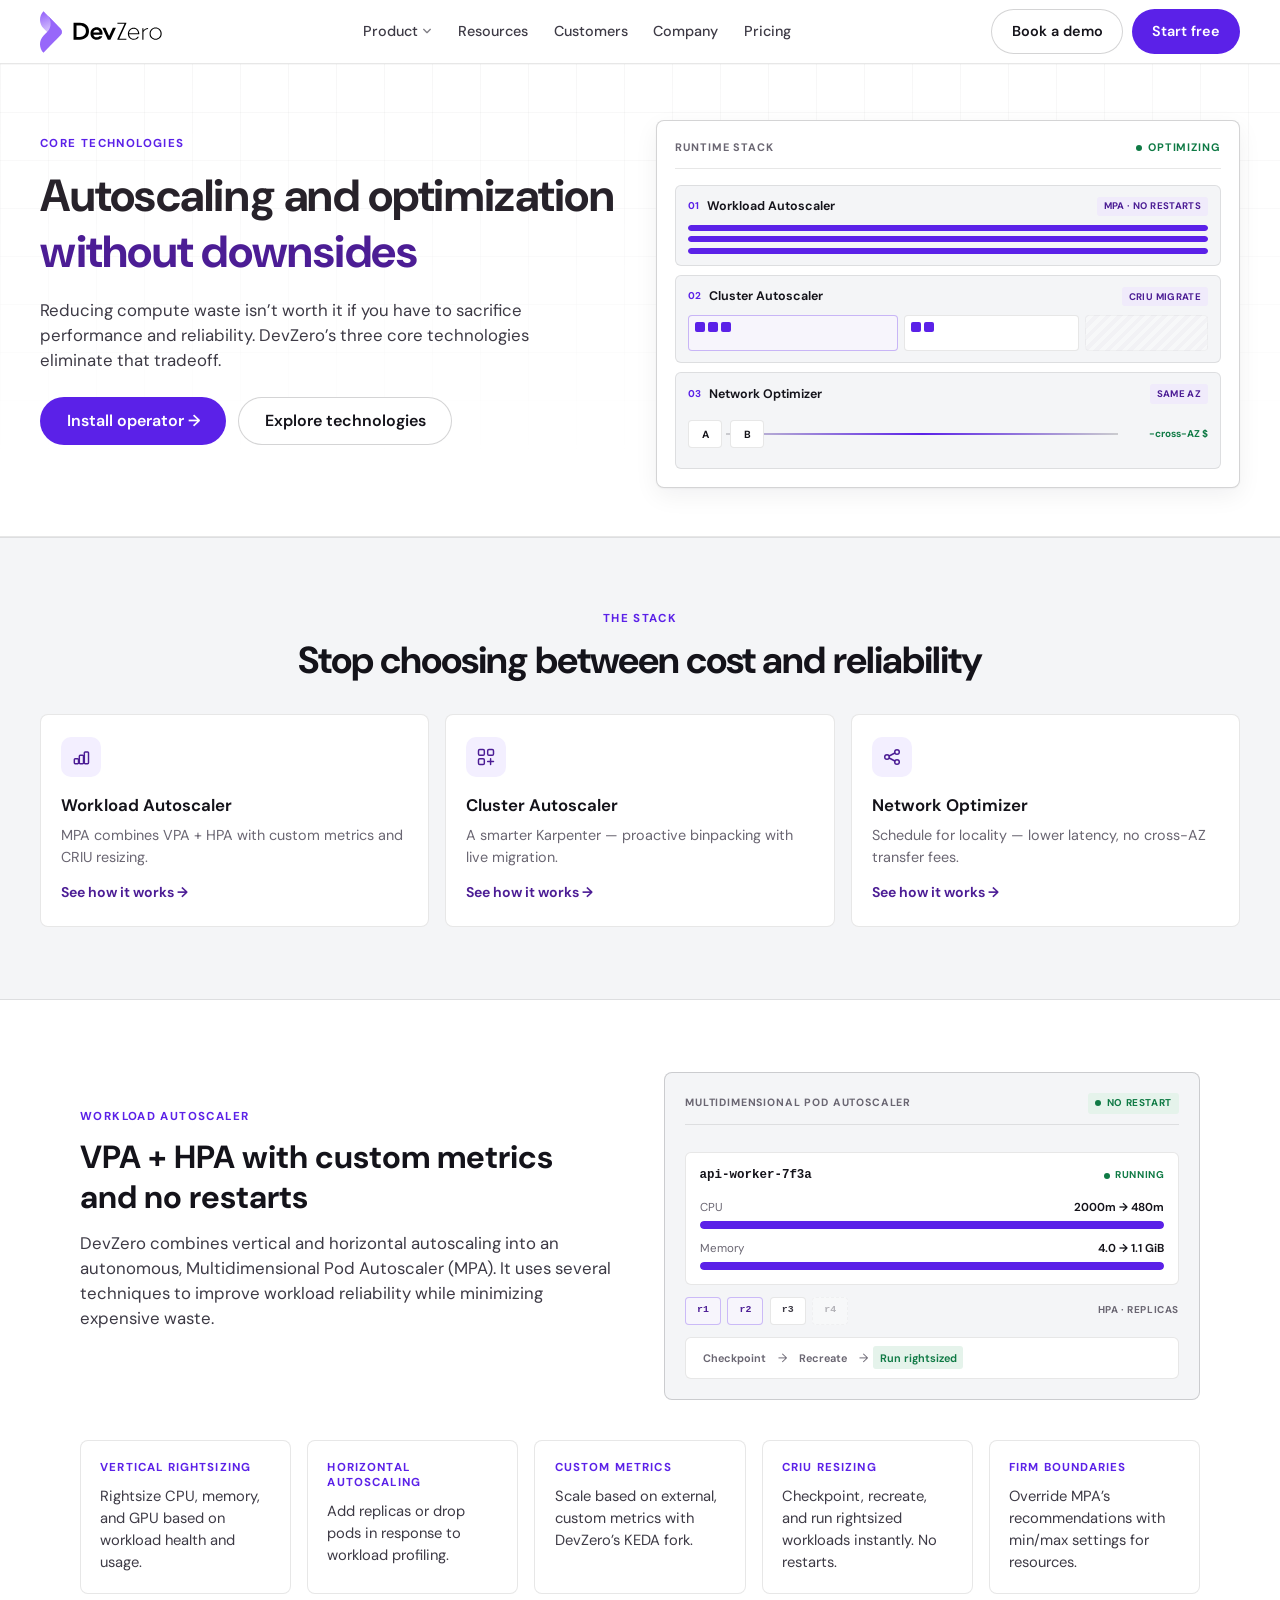
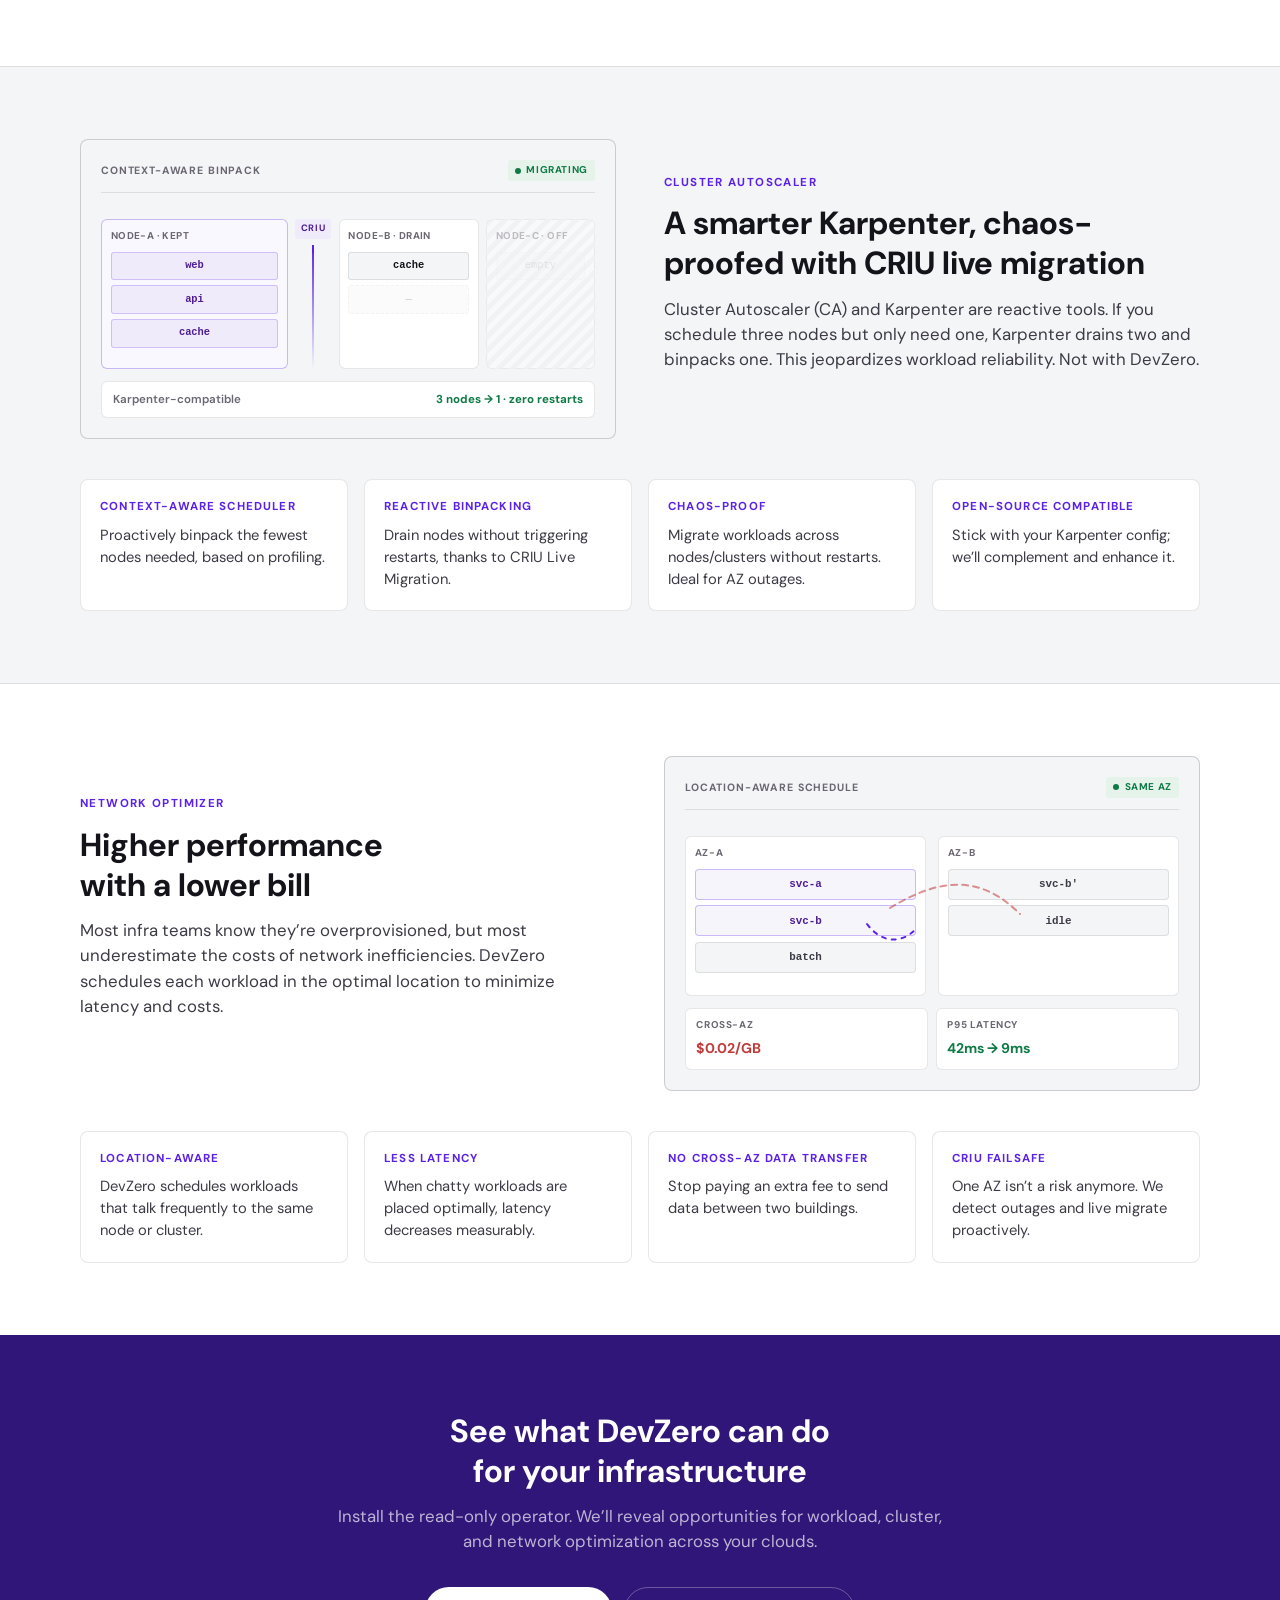
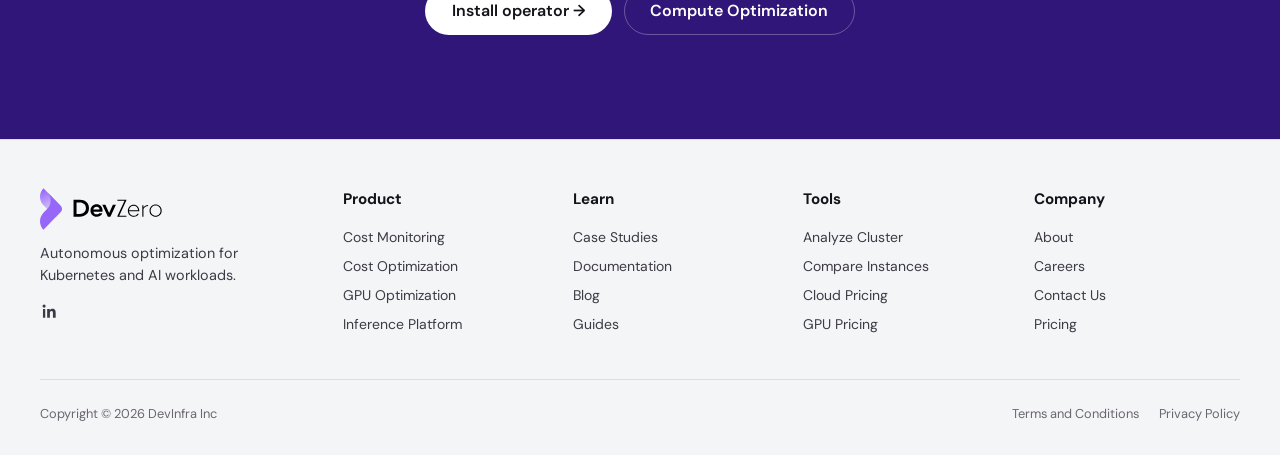
<file: index.html>
<!DOCTYPE html>
<html lang="en">
<head>
  <meta charset="UTF-8" />
  <meta http-equiv="refresh" content="0; url=core-technologies/" />
  <title>DevZero</title>
  <script>window.location.replace("core-technologies/");</script>
</head>
<body>
  <p><a href="core-technologies/">Go to Core Technologies →</a></p>
</body>
</html>
</file>
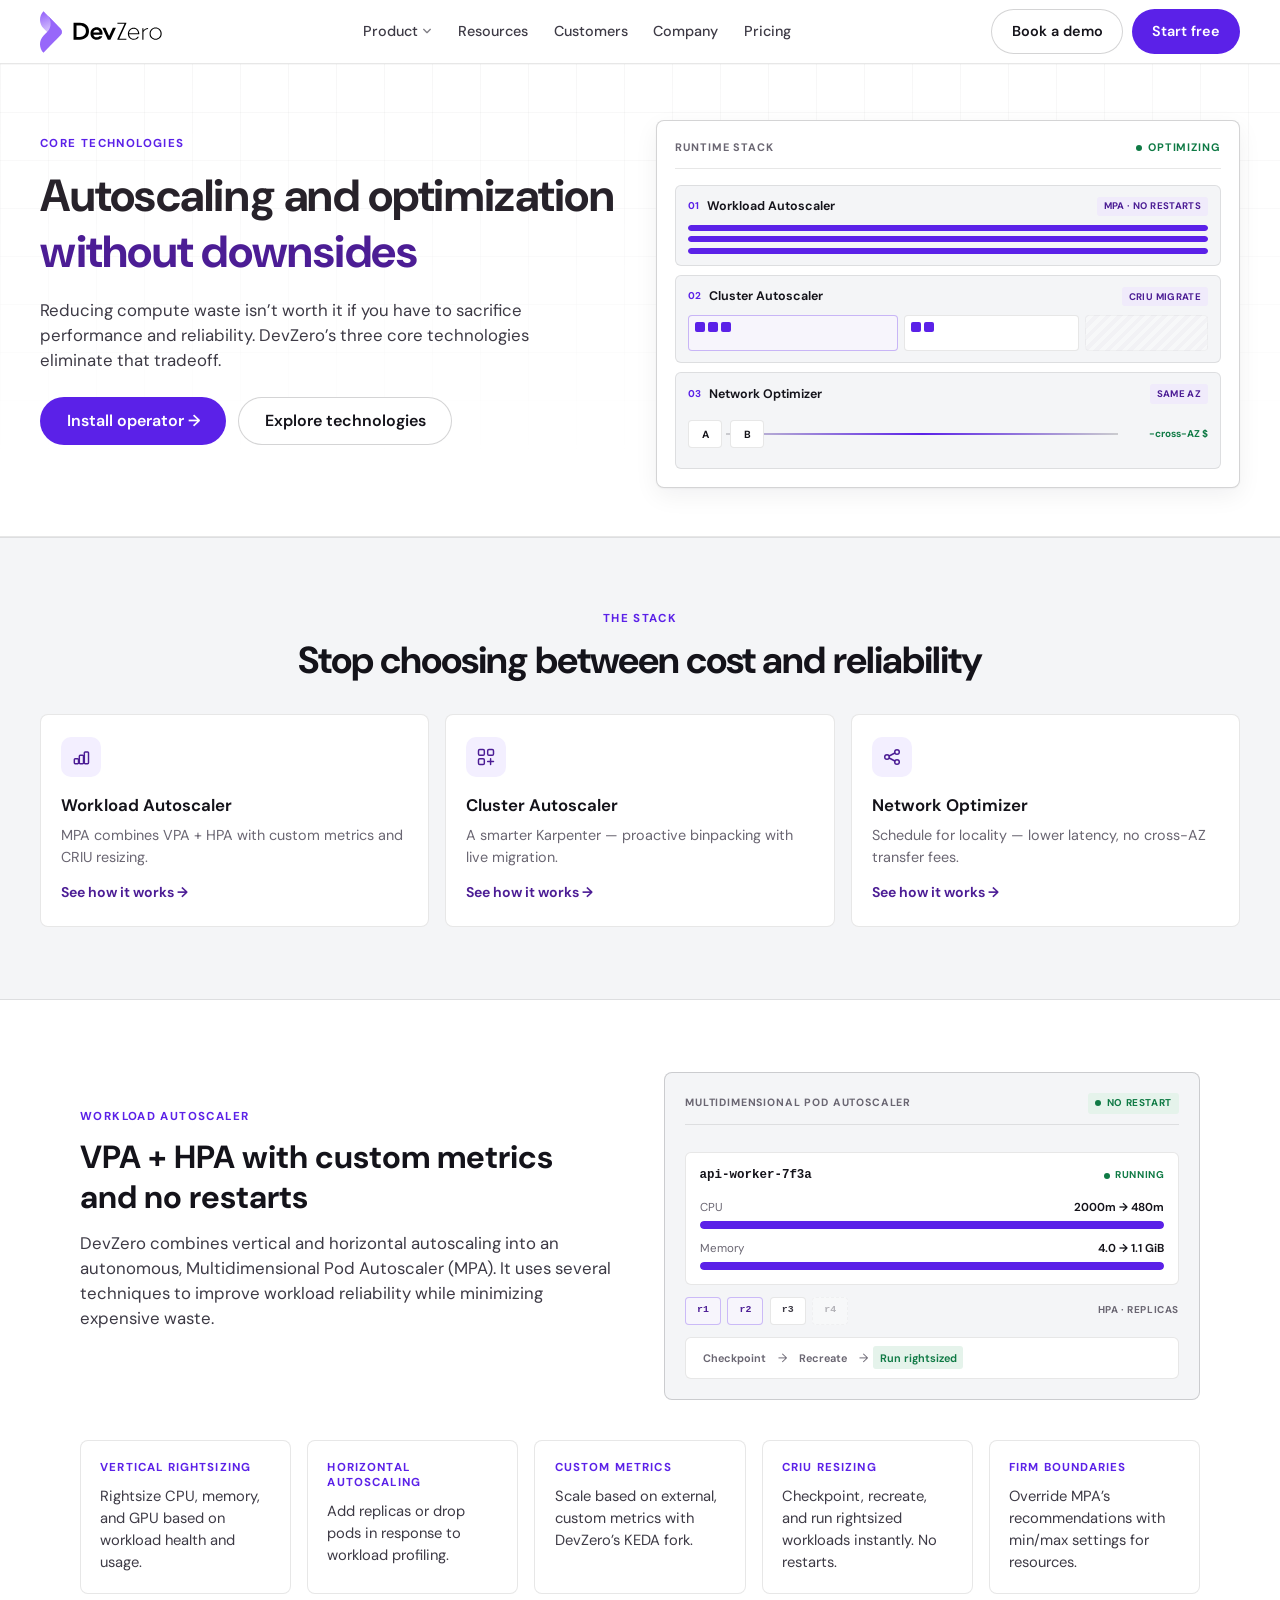
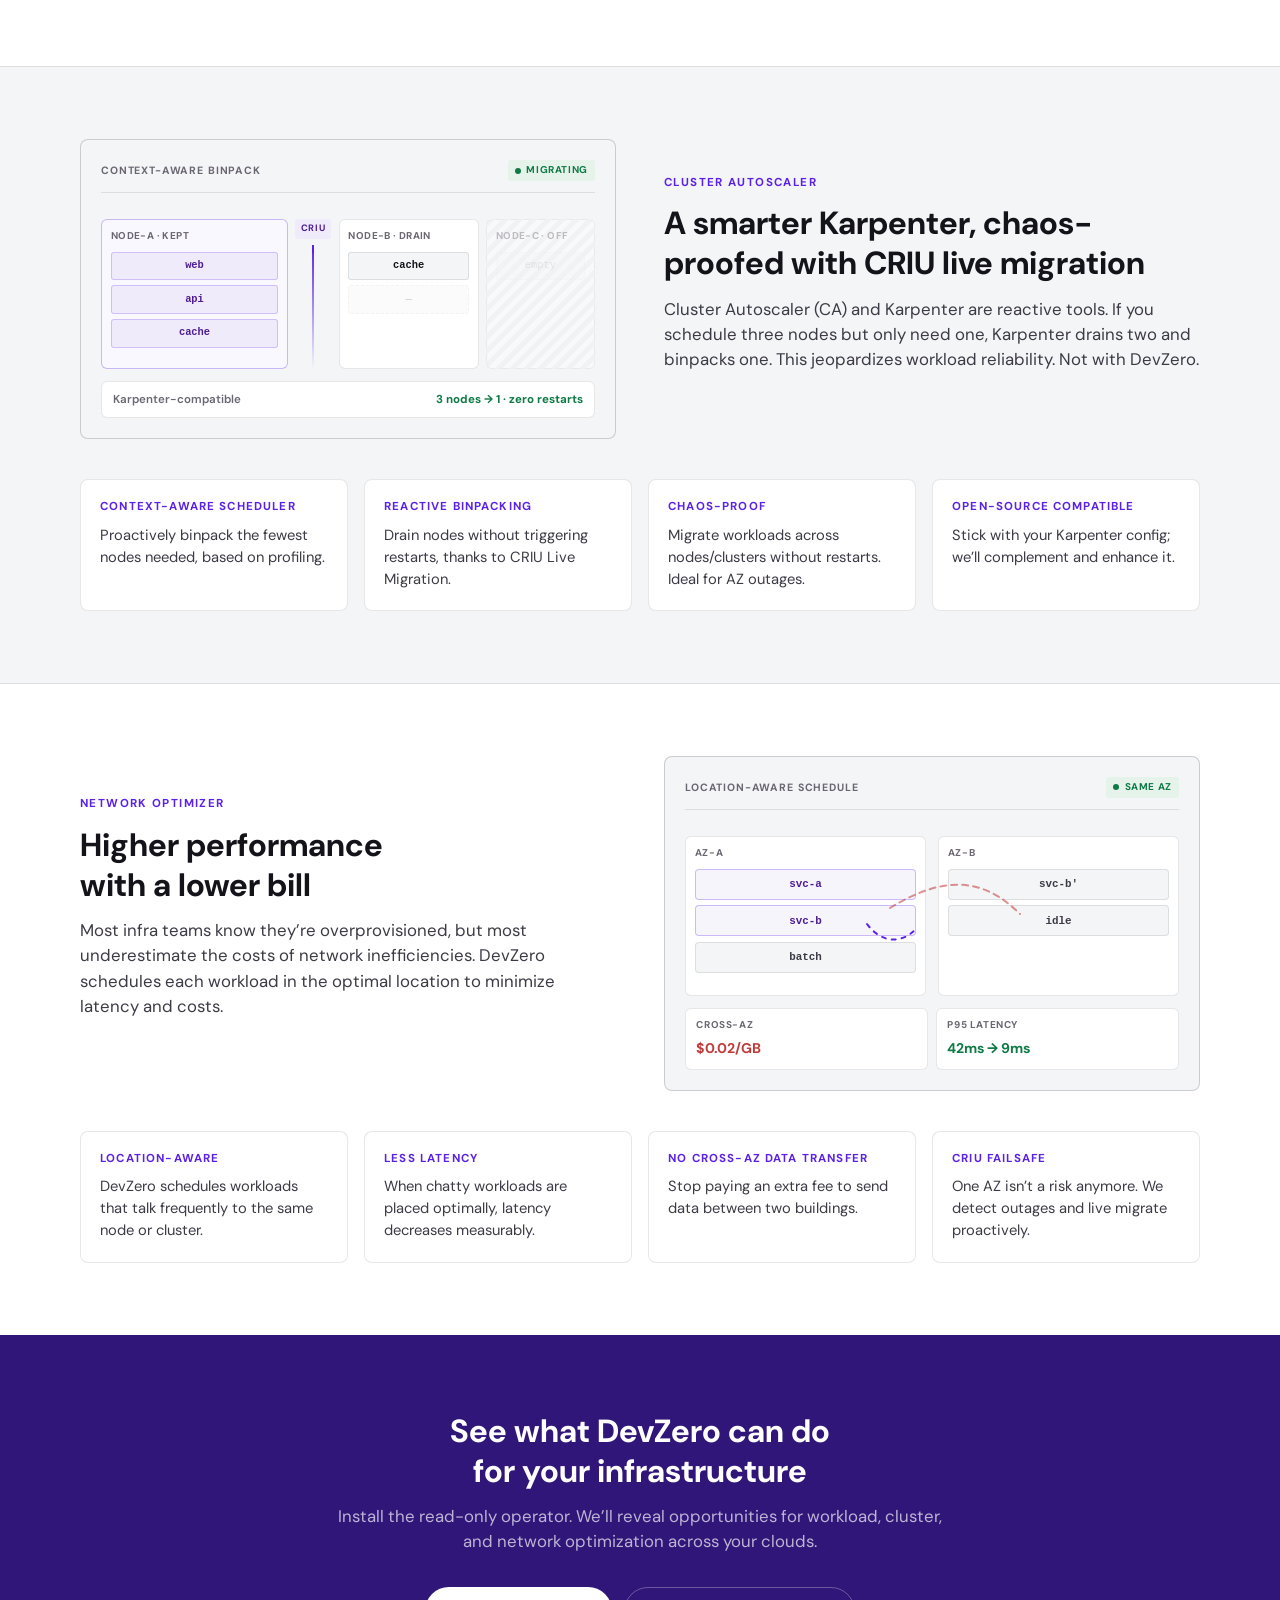
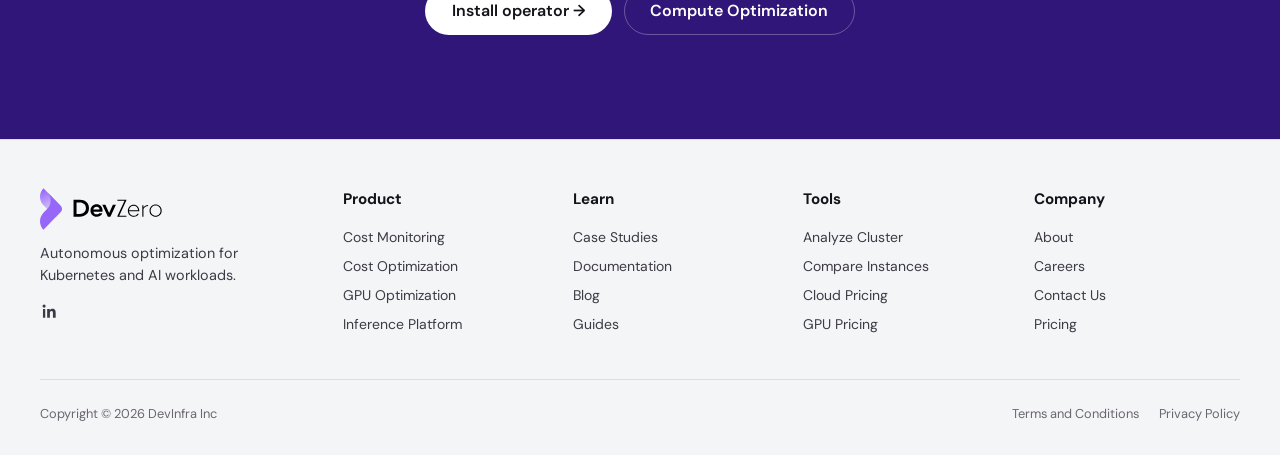
<file: core-technologies/index.html>
<!DOCTYPE html>
<html lang="en">
<head>
  <meta charset="UTF-8" />
  <meta name="viewport" content="width=device-width, initial-scale=1" />
  <title>Core Technologies — Workload, Cluster &amp; Network Optimization | DevZero</title>
  <meta name="description" content="DevZero’s three core technologies: Workload Autoscaler (MPA), Cluster Autoscaler with CRIU live migration, and Network Optimizer — autoscaling without downsides." />
  <link rel="preconnect" href="https://fonts.googleapis.com" />
  <link rel="preconnect" href="https://fonts.gstatic.com" crossorigin />
  <link href="https://fonts.googleapis.com/css2?family=DM+Sans:ital,opsz,wght@0,9..40,400;0,9..40,500;0,9..40,600;0,9..40,700&display=swap" rel="stylesheet" />
  <link rel="stylesheet" href="../css/site.css?v=footer1" />
</head>
<body>
  <div id="site-nav"></div>

  <main>
    <header class="product-hero">
      <div class="container">
        <div class="product-hero-grid">
          <div class="product-hero-copy">
            <p class="eyebrow">Core Technologies</p>
            <h1>Autoscaling and optimization<br /><span class="accent">without downsides</span></h1>
            <p class="lede">
              Reducing compute waste isn’t worth it if you have to sacrifice performance and reliability.
              DevZero’s three core technologies eliminate that tradeoff.
            </p>
            <div class="hero-actions" id="start">
              <a class="btn btn-primary btn-lg" href="#demo">Install operator →</a>
              <a class="btn btn-ghost btn-lg" href="#workload">Explore technologies</a>
            </div>
          </div>

          <div class="hero-stage" aria-label="Three core technologies working together">
            <div class="hero-stage-label">
              <span>Runtime stack</span>
              <span class="live">Optimizing</span>
            </div>
            <div class="anim-core-hero">
              <div class="core-layer is-workload">
                <div class="core-layer-head">
                  <span class="core-layer-tag">01</span>
                  <strong>Workload Autoscaler</strong>
                  <span class="core-layer-badge">MPA · no restarts</span>
                </div>
                <div class="core-bars">
                  <div class="core-bar"><i class="fill-v"></i></div>
                  <div class="core-bar"><i class="fill-h"></i></div>
                  <div class="core-bar"><i class="fill-g"></i></div>
                </div>
              </div>
              <div class="core-layer is-cluster">
                <div class="core-layer-head">
                  <span class="core-layer-tag">02</span>
                  <strong>Cluster Autoscaler</strong>
                  <span class="core-layer-badge">CRIU migrate</span>
                </div>
                <div class="core-nodes">
                  <div class="core-node is-active"><span></span><span></span><span></span></div>
                  <div class="core-node is-draining"><span></span><span></span></div>
                  <div class="core-node is-empty"></div>
                </div>
              </div>
              <div class="core-layer is-network">
                <div class="core-layer-head">
                  <span class="core-layer-tag">03</span>
                  <strong>Network Optimizer</strong>
                  <span class="core-layer-badge">Same AZ</span>
                </div>
                <div class="core-net">
                  <div class="core-pod a">A</div>
                  <div class="core-pod b">B</div>
                  <div class="core-link"></div>
                  <div class="core-cost">−cross-AZ $</div>
                </div>
              </div>
            </div>
          </div>
        </div>
      </div>
    </header>

    <section class="band-soft">
      <div class="container container-wide tech-intro">
        <p class="section-label">The stack</p>
        <h2>Stop choosing between cost and reliability</h2>
        <div class="module-grid">
          <a class="module tech-jump" href="#workload">
            <span class="module-icon" aria-hidden="true">
              <svg viewBox="0 0 24 24" fill="none" stroke="currentColor" stroke-width="1.75" stroke-linecap="round" stroke-linejoin="round">
                <rect x="4" y="14" width="5" height="6" rx="1" />
                <rect x="10" y="10" width="5" height="10" rx="1" />
                <rect x="16" y="6" width="5" height="14" rx="1" />
              </svg>
            </span>
            <h3>Workload Autoscaler</h3>
            <p>MPA combines VPA + HPA with custom metrics and CRIU resizing.</p>
            <span class="more">See how it works →</span>
          </a>
          <a class="module tech-jump" href="#cluster">
            <span class="module-icon" aria-hidden="true">
              <svg viewBox="0 0 24 24" fill="none" stroke="currentColor" stroke-width="1.75" stroke-linecap="round" stroke-linejoin="round">
                <rect x="3" y="3" width="7" height="7" rx="1.5" />
                <rect x="14" y="3" width="7" height="7" rx="1.5" />
                <rect x="3" y="14" width="7" height="7" rx="1.5" />
                <path d="M17.5 14v7M14 17.5h7" />
              </svg>
            </span>
            <h3>Cluster Autoscaler</h3>
            <p>A smarter Karpenter — proactive binpacking with live migration.</p>
            <span class="more">See how it works →</span>
          </a>
          <a class="module tech-jump" href="#network">
            <span class="module-icon" aria-hidden="true">
              <svg viewBox="0 0 24 24" fill="none" stroke="currentColor" stroke-width="1.75" stroke-linecap="round" stroke-linejoin="round">
                <circle cx="6" cy="12" r="2.75" />
                <circle cx="18" cy="6" r="2.75" />
                <circle cx="18" cy="18" r="2.75" />
                <path d="M8.6 10.8 15.4 7.2M8.6 13.2l6.8 3.6" />
              </svg>
            </span>
            <h3>Network Optimizer</h3>
            <p>Schedule for locality — lower latency, no cross-AZ transfer fees.</p>
            <span class="more">See how it works →</span>
          </a>
        </div>
      </div>
    </section>

    <section id="workload">
      <div class="container">
        <div class="split">
          <div>
            <p class="section-label">Workload Autoscaler</p>
            <h2>VPA + HPA with custom metrics and no restarts</h2>
            <p class="section-lede">
              DevZero combines vertical and horizontal autoscaling into an autonomous,
              Multidimensional Pod Autoscaler (MPA). It uses several techniques to improve
              workload reliability while minimizing expensive waste.
            </p>
          </div>
          <div class="feature-visual" aria-label="MPA vertical and horizontal scale without restarts">
            <div class="anim-mpa">
              <div class="mpa-stage-label">
                <span>Multidimensional Pod Autoscaler</span>
                <span class="live-chip">No restart</span>
              </div>
              <div class="mpa-pod">
                <div class="mpa-pod-head">
                  <span class="mpa-name">api-worker-7f3a</span>
                  <span class="mpa-status">Running</span>
                </div>
                <div class="mpa-gauge">
                  <div class="mpa-gauge-meta"><span>CPU</span><strong>2000m → 480m</strong></div>
                  <div class="mpa-track"><i class="mpa-fill-cpu"></i></div>
                </div>
                <div class="mpa-gauge">
                  <div class="mpa-gauge-meta"><span>Memory</span><strong>4.0 → 1.1 GiB</strong></div>
                  <div class="mpa-track"><i class="mpa-fill-mem"></i></div>
                </div>
              </div>
              <div class="mpa-replicas">
                <div class="mpa-rep is-on">r1</div>
                <div class="mpa-rep is-on">r2</div>
                <div class="mpa-rep is-spawn">r3</div>
                <div class="mpa-rep is-off">r4</div>
                <span class="mpa-hpa-label">HPA · replicas</span>
              </div>
              <div class="mpa-criu">
                <span class="mpa-criu-step">Checkpoint</span>
                <span class="mpa-criu-arrow">→</span>
                <span class="mpa-criu-step">Recreate</span>
                <span class="mpa-criu-arrow">→</span>
                <span class="mpa-criu-step is-lit">Run rightsized</span>
              </div>
            </div>
          </div>
        </div>
        <div class="point-cards point-cards-5">
          <article class="point-card">
            <h3>Vertical Rightsizing</h3>
            <p>Rightsize CPU, memory, and GPU based on workload health and usage.</p>
          </article>
          <article class="point-card">
            <h3>Horizontal Autoscaling</h3>
            <p>Add replicas or drop pods in response to workload profiling.</p>
          </article>
          <article class="point-card">
            <h3>Custom Metrics</h3>
            <p>Scale based on external, custom metrics with DevZero’s KEDA fork.</p>
          </article>
          <article class="point-card">
            <h3>CRIU Resizing</h3>
            <p>Checkpoint, recreate, and run rightsized workloads instantly. No restarts.</p>
          </article>
          <article class="point-card">
            <h3>Firm Boundaries</h3>
            <p>Override MPA’s recommendations with min/max settings for resources.</p>
          </article>
        </div>
      </div>
    </section>

    <section class="band-soft" id="cluster">
      <div class="container">
        <div class="split reverse">
          <div>
            <p class="section-label">Cluster Autoscaler</p>
            <h2>A smarter Karpenter, chaos-proofed with CRIU live migration</h2>
            <p class="section-lede">
              Cluster Autoscaler (CA) and Karpenter are reactive tools. If you schedule three nodes
              but only need one, Karpenter drains two and binpacks one. This jeopardizes workload
              reliability. Not with DevZero.
            </p>
          </div>
          <div class="feature-visual" aria-label="Proactive binpacking with live migration">
            <div class="anim-cluster">
              <div class="mpa-stage-label">
                <span>Context-aware binpack</span>
                <span class="live-chip">Migrating</span>
              </div>
              <div class="ca-nodes">
                <div class="ca-node is-packed">
                  <header>node-a · kept</header>
                  <div class="ca-pods">
                    <span class="ca-pod p1">web</span>
                    <span class="ca-pod p2">api</span>
                    <span class="ca-pod p3 is-incoming">cache</span>
                  </div>
                </div>
                <div class="ca-bridge" aria-hidden="true">
                  <span class="ca-mig">CRIU</span>
                  <div class="ca-mig-line"></div>
                </div>
                <div class="ca-node is-draining">
                  <header>node-b · drain</header>
                  <div class="ca-pods">
                    <span class="ca-pod p3 is-leaving">cache</span>
                    <span class="ca-pod ghost">—</span>
                  </div>
                </div>
                <div class="ca-node is-gone">
                  <header>node-c · off</header>
                  <div class="ca-pods">
                    <span class="ca-pod ghost">empty</span>
                  </div>
                </div>
              </div>
              <div class="ca-footnote">
                <span>Karpenter-compatible</span>
                <strong>3 nodes → 1 · zero restarts</strong>
              </div>
            </div>
          </div>
        </div>
        <div class="point-cards">
          <article class="point-card">
            <h3>Context-Aware Scheduler</h3>
            <p>Proactively binpack the fewest nodes needed, based on profiling.</p>
          </article>
          <article class="point-card">
            <h3>Reactive Binpacking</h3>
            <p>Drain nodes without triggering restarts, thanks to CRIU Live Migration.</p>
          </article>
          <article class="point-card">
            <h3>Chaos-Proof</h3>
            <p>Migrate workloads across nodes/clusters without restarts. Ideal for AZ outages.</p>
          </article>
          <article class="point-card">
            <h3>Open-Source Compatible</h3>
            <p>Stick with your Karpenter config; we’ll complement and enhance it.</p>
          </article>
        </div>
      </div>
    </section>

    <section id="network">
      <div class="container">
        <div class="split">
          <div>
            <p class="section-label">Network Optimizer</p>
            <h2>Higher performance<br />with a lower bill</h2>
            <p class="section-lede">
              Most infra teams know they’re overprovisioned, but most underestimate the costs of
              network inefficiencies. DevZero schedules each workload in the optimal location to
              minimize latency and costs.
            </p>
          </div>
          <div class="feature-visual" aria-label="Location-aware placement cutting cross-AZ cost">
            <div class="anim-network">
              <div class="mpa-stage-label">
                <span>Location-aware schedule</span>
                <span class="live-chip good">Same AZ</span>
              </div>
              <div class="net-map">
                <div class="net-az az-a">
                  <header>AZ-a</header>
                  <div class="net-w is-chatty">svc-a</div>
                  <div class="net-w is-chatty is-paired">svc-b</div>
                  <div class="net-w">batch</div>
                </div>
                <div class="net-az az-b">
                  <header>AZ-b</header>
                  <div class="net-w is-lonely">svc-b′</div>
                  <div class="net-w">idle</div>
                </div>
                <svg class="net-paths" viewBox="0 0 320 160" aria-hidden="true">
                  <path class="net-path is-bad" d="M118 72 C170 40, 210 40, 248 78" />
                  <path class="net-path is-good" d="M95 88 C110 108, 130 108, 145 92" />
                </svg>
              </div>
              <div class="net-metrics">
                <div class="net-metric is-bad">
                  <span>Cross-AZ</span>
                  <strong class="net-fee">$0.02/GB</strong>
                </div>
                <div class="net-metric is-good">
                  <span>p95 latency</span>
                  <strong class="net-lat">42ms → 9ms</strong>
                </div>
              </div>
            </div>
          </div>
        </div>
        <div class="point-cards">
          <article class="point-card">
            <h3>Location-Aware</h3>
            <p>DevZero schedules workloads that talk frequently to the same node or cluster.</p>
          </article>
          <article class="point-card">
            <h3>Less Latency</h3>
            <p>When chatty workloads are placed optimally, latency decreases measurably.</p>
          </article>
          <article class="point-card">
            <h3>No Cross-AZ Data Transfer</h3>
            <p>Stop paying an extra fee to send data between two buildings.</p>
          </article>
          <article class="point-card">
            <h3>CRIU Failsafe</h3>
            <p>One AZ isn’t a risk anymore. We detect outages and live migrate proactively.</p>
          </article>
        </div>
      </div>
    </section>

    <section class="cta-band" id="demo">
      <div class="container">
        <h2>See what DevZero can do for your infrastructure</h2>
        <p class="section-lede">
          Install the read-only operator. We’ll reveal opportunities for workload, cluster,
          and network optimization across your clouds.
        </p>
        <div class="hero-actions">
          <a class="btn btn-primary btn-lg" href="#">Install operator →</a>
          <a class="btn btn-ghost btn-lg" href="https://www.devzero.io/">Compute Optimization</a>
        </div>
      </div>
    </section>
  </main>

  <div id="site-footer"></div>
  <script src="../js/site.js"></script>
</body>
</html>
</file>
<file: css/site.css>
:root {
  --bg: #ffffff;
  --bg-soft: #f4f5f7;
  --bg-elevated: #fafafa;
  --bg-panel: #ffffff;
  --bg-ink: #14131a;
  --border: rgba(20, 19, 26, 0.1);
  --border-strong: rgba(20, 19, 26, 0.18);
  --text: #14131a;
  --text-soft: #3d3a45;
  --muted: #6a6672;
  --accent: #5b21e8;
  --accent-hover: #4c1bc7;
  --accent-deep: #4c1d95;
  --accent-soft: #7c5cbf;
  --accent-dim: rgba(91, 33, 232, 0.07);
  --good: #0f7a45;
  --danger: #c23b3b;
  --font: "DM Sans", "Helvetica Neue", Arial, sans-serif;
  --radius: 8px;
  --max: 1120px;
  --header-h: 64px;
  --shadow: 0 1px 2px rgba(20, 19, 26, 0.04), 0 8px 24px rgba(20, 19, 26, 0.06);
  --shadow-lg: 0 1px 2px rgba(20, 19, 26, 0.05), 0 16px 40px rgba(20, 19, 26, 0.08);
}

*,
*::before,
*::after {
  box-sizing: border-box;
  margin: 0;
  padding: 0;
}

html { scroll-behavior: smooth; }

body {
  font-family: var(--font);
  background: var(--bg);
  color: var(--text);
  -webkit-font-smoothing: antialiased;
  line-height: 1.5;
  min-height: 100vh;
}

img { max-width: 100%; display: block; }
a { color: inherit; text-decoration: none; }
button {
  font-family: inherit;
  cursor: pointer;
  border: none;
  background: none;
  color: inherit;
}
ul { list-style: none; }

.container {
  width: min(100% - 2.5rem, var(--max));
  margin-inline: auto;
}

.container-wide {
  width: min(100% - 2.5rem, 1200px);
  margin-inline: auto;
}

/* —— Announcement —— */
.announcement {
  background: var(--bg-ink);
  color: rgba(255, 255, 255, 0.82);
  font-size: 0.78rem;
  letter-spacing: 0.01em;
  text-align: center;
  padding: 0.55rem 1rem;
  border-bottom: 1px solid rgba(255, 255, 255, 0.06);
}

.announcement a {
  color: #fff;
  font-weight: 600;
  margin-left: 0.35rem;
}

.announcement .pill {
  display: inline-block;
  background: transparent;
  color: #fff;
  font-size: 0.62rem;
  font-weight: 700;
  letter-spacing: 0.08em;
  text-transform: uppercase;
  padding: 0.18rem 0.45rem;
  border-radius: 4px;
  border: 1px solid rgba(255, 255, 255, 0.28);
  margin-right: 0.5rem;
  vertical-align: middle;
}

/* —— Header —— */
.site-header {
  position: sticky;
  top: 0;
  z-index: 100;
  height: var(--header-h);
  background: rgba(255, 255, 255, 0.92);
  backdrop-filter: blur(12px);
  border-bottom: 1px solid var(--border);
}

.header-inner {
  height: 100%;
  display: flex;
  align-items: center;
  justify-content: space-between;
  gap: 1.5rem;
}

.logo {
  display: flex;
  align-items: center;
  flex-shrink: 0;
  color: var(--text);
}

.logo svg,
.logo .logo-img {
  width: 122px;
  height: 42px;
  display: block;
}

.nav-main {
  display: flex;
  align-items: center;
  gap: 0.1rem;
}

.nav-item { position: relative; }

.nav-link,
.nav-trigger {
  display: inline-flex;
  align-items: center;
  gap: 0.3rem;
  padding: 0.5rem 0.75rem;
  font-size: 0.9rem;
  font-weight: 500;
  color: var(--text-soft);
  border-radius: 8px;
  transition: color 0.15s, background 0.15s;
}

.nav-link:hover,
.nav-trigger:hover,
.nav-item.open .nav-trigger {
  color: var(--text);
  background: var(--bg-soft);
}

.nav-link.is-disabled {
  color: var(--muted);
  opacity: 0.55;
  cursor: default;
}

.nav-link.is-disabled:hover {
  background: transparent;
  color: var(--muted);
}

.chev {
  width: 10px;
  height: 10px;
  opacity: 0.65;
  transition: transform 0.2s;
}

.nav-item.open .chev { transform: rotate(180deg); }

.mega {
  position: absolute;
  top: calc(100% + 0.55rem);
  left: 50%;
  transform: translateX(-50%) translateY(6px);
  opacity: 0;
  visibility: hidden;
  pointer-events: none;
  transition: opacity 0.18s, transform 0.18s, visibility 0.18s;
  width: min(720px, calc(100vw - 2rem));
  background: #fff;
  border: 1px solid var(--border-strong);
  border-radius: var(--radius);
  box-shadow: var(--shadow-lg);
  padding: 1rem;
  display: grid;
  grid-template-columns: 1.1fr 0.9fr;
  gap: 0.75rem;
}

.mega.mega-product {
  width: min(720px, calc(100vw - 2rem));
  grid-template-columns: 1.35fr 0.9fr;
  max-height: min(78vh, 640px);
  overflow-y: auto;
}

.mega-group {
  font-size: 0.62rem;
  letter-spacing: 0.1em;
  text-transform: uppercase;
  color: var(--muted);
  font-weight: 700;
  margin: 0.85rem 0 0.25rem;
  padding-left: 0.65rem;
}

.mega-link.mega-hub {
  border: 1px solid var(--border);
  background: var(--bg-soft);
  margin-bottom: 0.15rem;
}

.mega-link.mega-compact {
  padding: 0.45rem 0.65rem;
}

.mega-link.mega-compact strong {
  font-size: 0.84rem;
  margin-bottom: 0.05rem;
}

.mega-link.mega-compact span {
  font-size: 0.74rem;
}

.nav-item.open .mega {
  opacity: 1;
  visibility: visible;
  pointer-events: auto;
  transform: translateX(-50%) translateY(0);
}

.mega-col h4 {
  font-size: 0.68rem;
  letter-spacing: 0.1em;
  text-transform: uppercase;
  color: var(--accent);
  font-weight: 700;
  margin-bottom: 0.65rem;
  padding-left: 0.65rem;
}

.mega-link {
  display: block;
  padding: 0.7rem 0.75rem;
  border-radius: 10px;
  transition: background 0.15s;
}

.mega-link:hover { background: var(--accent-dim); }

.mega-link strong {
  display: block;
  font-size: 0.92rem;
  font-weight: 600;
  color: var(--text);
  margin-bottom: 0.15rem;
}

.mega-link span {
  display: block;
  font-size: 0.8rem;
  color: var(--muted);
  line-height: 1.4;
}

.mega-aside {
  background: var(--bg-soft);
  border-radius: 6px;
  padding: 0.75rem;
  border: 1px solid var(--border);
}

.header-cta {
  display: flex;
  align-items: center;
  gap: 0.55rem;
  flex-shrink: 0;
}

.btn {
  display: inline-flex;
  align-items: center;
  justify-content: center;
  gap: 0.4rem;
  padding: 0.65rem 1.2rem;
  border-radius: 999px;
  font-size: 0.9rem;
  font-weight: 600;
  transition: background 0.15s, border-color 0.15s, color 0.15s;
  border: 1px solid transparent;
  white-space: nowrap;
}

.btn:hover { transform: none; }

.btn-primary {
  background: var(--accent);
  color: #fff;
}

.btn-primary:hover { background: var(--accent-hover); }

.btn-ghost {
  background: #fff;
  border-color: var(--border-strong);
  color: var(--text);
}

.btn-ghost:hover { border-color: var(--accent); color: var(--accent); }

.btn-dark {
  background: var(--text);
  color: #fff;
}

.btn-dark:hover { background: #000; }

.btn-lg {
  padding: 0.85rem 1.6rem;
  font-size: 1rem;
  height: 3rem;
}

.mobile-toggle {
  display: none;
  width: 40px;
  height: 40px;
  border-radius: 8px;
  border: 1px solid var(--border);
  align-items: center;
  justify-content: center;
}

.mobile-toggle span {
  display: block;
  width: 18px;
  height: 2px;
  background: var(--text);
  position: relative;
}

.mobile-toggle span::before,
.mobile-toggle span::after {
  content: "";
  position: absolute;
  left: 0;
  width: 18px;
  height: 2px;
  background: var(--text);
}

.mobile-toggle span::before { top: -6px; }
.mobile-toggle span::after { top: 6px; }

/* —— Hero —— */
.hero {
  position: relative;
  padding: 4.75rem 0 3.25rem;
  overflow: hidden;
  background: var(--bg);
  border-bottom: 1px solid var(--border);
}

.hero-atmosphere {
  position: absolute;
  inset: 0;
  pointer-events: none;
  z-index: 0;
  background-color: var(--bg);
  background-image:
    linear-gradient(var(--border) 1px, transparent 1px),
    linear-gradient(90deg, var(--border) 1px, transparent 1px);
  background-size: 48px 48px;
  mask-image: linear-gradient(180deg, rgba(0, 0, 0, 0.45), transparent 78%);
  -webkit-mask-image: linear-gradient(180deg, rgba(0, 0, 0, 0.45), transparent 78%);
}

.hero-atmosphere::after {
  content: "";
  position: absolute;
  left: 0;
  top: 0;
  bottom: 0;
  width: 3px;
  background: var(--accent);
}

.hero-grid {
  position: relative;
  z-index: 1;
  display: grid;
  grid-template-columns: 1.05fr 0.95fr;
  gap: 2.5rem;
  align-items: center;
}

.hero-content { max-width: 34rem; }

.brand-kicker {
  display: none;
}

.hero h1 {
  font-weight: 650;
  font-size: clamp(2.15rem, 4vw, 3.15rem);
  line-height: 1.12;
  letter-spacing: -0.035em;
  color: var(--text);
  margin-bottom: 1rem;
}

.hero h1 .accent {
  color: var(--accent-deep);
}

.hero-lede {
  font-size: 1.05rem;
  color: var(--text-soft);
  max-width: 32rem;
  margin-bottom: 1.75rem;
  line-height: 1.6;
}

.hero-actions {
  display: flex;
  flex-wrap: wrap;
  gap: 0.75rem;
  margin-bottom: 1.75rem;
}

.segment-paths {
  display: grid;
  grid-template-columns: 1fr 1fr;
  gap: 0;
  border: 1px solid var(--border);
  border-radius: var(--radius);
  overflow: hidden;
  background: #fff;
}

.segment-path {
  display: block;
  padding: 1.05rem 1.1rem;
  border-radius: 0;
  border: none;
  border-right: 1px solid var(--border);
  background: #fff;
  transition: background 0.15s;
}

.segment-path:last-child { border-right: none; }

.segment-path:hover {
  background: var(--bg-soft);
  box-shadow: none;
  transform: none;
  border-color: transparent;
}

.segment-path .label {
  font-size: 0.66rem;
  letter-spacing: 0.1em;
  text-transform: uppercase;
  color: var(--accent-deep);
  font-weight: 700;
  margin-bottom: 0.3rem;
}

.segment-path strong {
  display: block;
  font-size: 0.95rem;
  margin-bottom: 0.25rem;
  color: var(--text);
}

.segment-path p {
  font-size: 0.8rem;
  color: var(--muted);
  line-height: 1.4;
}

/* Cost Impact product visual */
.product-visual {
  background: #fff;
  border: 1px solid var(--border-strong);
  border-radius: var(--radius);
  box-shadow: var(--shadow);
  overflow: hidden;
  animation: rise 0.7s ease both;
}

@keyframes rise {
  from { opacity: 0; transform: translateY(12px); }
  to { opacity: 1; transform: translateY(0); }
}

.pv-tabs {
  display: flex;
  gap: 0;
  padding: 0;
  border-bottom: 1px solid var(--border);
  overflow-x: auto;
  background: var(--bg-soft);
}

.pv-tab {
  padding: 0.7rem 1rem;
  font-size: 0.78rem;
  font-weight: 600;
  color: var(--muted);
  border-radius: 0;
  border: none;
  border-right: 1px solid var(--border);
  white-space: nowrap;
}

.pv-tab.active {
  color: var(--text);
  background: #fff;
  border-color: var(--border);
  border-bottom: 2px solid var(--accent);
  margin-bottom: -1px;
}

.pv-body { padding: 1.25rem 1.25rem 1.4rem; }

.pv-metrics {
  display: grid;
  grid-template-columns: repeat(3, 1fr);
  gap: 0.85rem;
  margin-bottom: 1.25rem;
}

.pv-metric .label {
  font-size: 0.72rem;
  letter-spacing: 0.02em;
  color: var(--muted);
  margin-bottom: 0.3rem;
  display: flex;
  align-items: center;
  gap: 0.35rem;
}

.pv-metric .dot {
  width: 6px;
  height: 6px;
  border-radius: 1px;
  background: var(--danger);
}

.pv-metric .dot.purple { background: var(--accent); }
.pv-metric .dot.green { background: var(--good); }

.pv-metric .value {
  font-size: 1.2rem;
  font-weight: 650;
  letter-spacing: -0.025em;
  color: var(--text);
  font-variant-numeric: tabular-nums;
}

.pv-metric .value.purple { color: var(--accent-deep); }
.pv-metric .value.green { color: var(--good); }

.pv-chart {
  height: 160px;
  border-radius: 6px;
  border: 1px solid var(--border);
  background:
    repeating-linear-gradient(
      0deg,
      transparent,
      transparent 31px,
      rgba(20, 19, 26, 0.06) 31px,
      rgba(20, 19, 26, 0.06) 32px
    ),
    var(--bg-elevated);
  position: relative;
  overflow: hidden;
  padding: 1rem 1rem 0;
  display: flex;
  align-items: flex-end;
  gap: 8px;
}

.pv-bar {
  flex: 1;
  border-radius: 2px 2px 0 0;
  background: var(--accent);
  animation: grow 0.9s ease both;
}

.pv-bar.muted {
  background: #c9c6d0;
}

@keyframes grow {
  from { transform: scaleY(0); transform-origin: bottom; }
}

.pv-footnote {
  margin-top: 0.85rem;
  font-size: 0.76rem;
  color: var(--muted);
  letter-spacing: 0.01em;
}

.pv-operators {
  display: flex;
  gap: 1.25rem;
  margin-top: 1rem;
  padding-top: 0.85rem;
  border-top: 1px solid var(--border);
}

.pv-toggle {
  display: inline-flex;
  align-items: center;
  gap: 0.5rem;
  font-size: 0.78rem;
  font-weight: 600;
  color: var(--muted);
  cursor: default;
}

.pv-toggle .sw {
  width: 34px;
  height: 20px;
  border-radius: 999px;
  background: #d8d5de;
  position: relative;
  flex-shrink: 0;
}

.pv-toggle .sw::after {
  content: "";
  position: absolute;
  top: 2px;
  left: 2px;
  width: 16px;
  height: 16px;
  border-radius: 50%;
  background: #fff;
  box-shadow: 0 1px 2px rgba(0, 0, 0, 0.15);
  transition: left 0.2s;
}

.pv-toggle.is-on {
  color: var(--text);
}

.pv-toggle.is-on .sw {
  background: var(--accent);
}

.pv-toggle.is-on .sw::after {
  left: 16px;
}

.capacity-bars {
  display: flex;
  flex-direction: column;
  gap: 1rem;
  margin-top: 0.35rem;
}

.capacity-meta {
  display: flex;
  justify-content: space-between;
  font-size: 0.8rem;
  margin-bottom: 0.4rem;
  color: var(--muted);
}

.capacity-meta strong {
  color: var(--text);
  font-weight: 650;
}

.capacity-track {
  height: 12px;
  border-radius: 6px;
  background: #ebe8f0;
  overflow: hidden;
}

.capacity-track > i {
  display: block;
  height: 100%;
  border-radius: 6px;
  background: var(--accent);
  animation: home-fill 1.2s ease both;
}

.capacity-track.used > i {
  background: var(--good);
}

/* Compute rightsizing diagram */
.rightsizing-viz {
  background: #fff;
  border: 1px solid var(--border-strong);
  border-radius: var(--radius);
  box-shadow: var(--shadow);
  padding: 1.15rem;
  display: grid;
  grid-template-columns: 1fr auto 1fr;
  gap: 0.85rem;
  align-items: stretch;
}

.node-card {
  border: 1px solid var(--border);
  border-radius: 6px;
  padding: 0.85rem;
  background: var(--bg-soft);
}

.node-card .node-head {
  display: flex;
  justify-content: space-between;
  align-items: center;
  font-size: 0.75rem;
  font-weight: 600;
  margin-bottom: 0.75rem;
  color: var(--text-soft);
}

.node-card .badge {
  font-size: 0.62rem;
  letter-spacing: 0.04em;
  text-transform: uppercase;
  padding: 0.15rem 0.4rem;
  border-radius: 4px;
  background: #f3e8e8;
  color: #9b2c2c;
  font-weight: 700;
}

.node-card .badge.good {
  background: #e5f3eb;
  color: #0f7a45;
}

.pod-row {
  display: flex;
  justify-content: space-between;
  gap: 0.5rem;
  font-size: 0.72rem;
  padding: 0.4rem 0;
  border-top: 1px solid var(--border);
  color: var(--muted);
}

.pod-row strong {
  color: var(--text);
  font-weight: 600;
  font-family: ui-monospace, SFMono-Regular, Menlo, monospace;
  font-size: 0.7rem;
}

.flow-col {
  display: flex;
  flex-direction: column;
  justify-content: center;
  gap: 0.45rem;
  min-width: 110px;
  text-align: center;
}

.flow-step {
  font-size: 0.68rem;
  font-weight: 650;
  letter-spacing: 0.02em;
  color: var(--accent-deep);
  background: #fff;
  border: 1px solid var(--border-strong);
  border-left: 3px solid var(--accent);
  border-radius: 4px;
  padding: 0.45rem 0.5rem;
}

.flow-step small {
  display: block;
  font-weight: 500;
  color: var(--muted);
  margin-top: 0.15rem;
}

.stat-strip {
  display: grid;
  grid-template-columns: repeat(4, 1fr);
  gap: 0.65rem;
  margin-top: 0.85rem;
}

.stat-chip {
  border: 1px solid var(--border);
  border-radius: 10px;
  padding: 0.75rem;
  text-align: center;
  background: #fff;
}

.stat-chip .num {
  font-size: 1.25rem;
  font-weight: 700;
  color: var(--accent);
  line-height: 1.1;
}

.stat-chip .cap {
  font-size: 0.72rem;
  color: var(--muted);
  margin-top: 0.2rem;
}

/* —— Sections —— */
section { padding: 4.5rem 0; position: relative; }

.section-label {
  font-size: 0.72rem;
  letter-spacing: 0.12em;
  text-transform: uppercase;
  color: var(--accent);
  font-weight: 700;
  margin-bottom: 0.75rem;
}

h2 {
  font-weight: 700;
  font-size: 2rem;
  line-height: 2.5rem;
  letter-spacing: 0;
  margin-bottom: 0.85rem;
  color: var(--text);
}

.section-lede {
  font-size: 1.05rem;
  color: var(--text-soft);
  max-width: 38rem;
  margin-bottom: 2rem;
}

.proof-bar {
  border-block: 1px solid var(--border);
  background: var(--bg-soft);
  padding: 2.5rem 0;
}

.logo-row {
  display: flex;
  flex-wrap: wrap;
  align-items: center;
  justify-content: center;
  gap: 2rem 2.75rem;
}

.logo-row img {
  height: 24px;
  width: auto;
  opacity: 0.75;
  filter: grayscale(1);
}

.stats {
  display: grid;
  grid-template-columns: repeat(4, 1fr);
  gap: 1rem;
  margin-top: 2rem;
}

.stat-block {
  padding: 1.25rem 0;
  border-top: 1px solid var(--border);
}

.stat-block .num {
  font-size: clamp(1.7rem, 2.8vw, 2.2rem);
  font-weight: 700;
  color: var(--accent);
  line-height: 1;
  margin-bottom: 0.4rem;
  letter-spacing: -0.02em;
}

.stat-block .cap {
  font-size: 0.85rem;
  color: var(--muted);
}

.split {
  display: grid;
  grid-template-columns: 1fr 1fr;
  gap: 3rem;
  align-items: center;
}

.split.reverse > :first-child { order: 2; }

.feature-visual {
  border-radius: var(--radius);
  border: 1px solid var(--border-strong);
  background: var(--bg-soft);
  min-height: 280px;
  padding: 1.25rem;
  position: relative;
  overflow: hidden;
  box-shadow: none;
}

.checklist {
  margin-top: 1.25rem;
  display: grid;
  gap: 0.65rem;
}

.checklist li {
  display: flex;
  gap: 0.65rem;
  align-items: flex-start;
  font-size: 0.95rem;
  color: var(--text-soft);
}

.checklist li::before {
  content: "›";
  width: auto;
  height: auto;
  border-radius: 0;
  background: none;
  color: var(--accent-soft);
  font-size: 1.15em;
  font-weight: 600;
  line-height: 1.35;
  margin-top: -0.02em;
  flex-shrink: 0;
}

.module-grid {
  display: grid;
  grid-template-columns: repeat(3, 1fr);
  gap: 1rem;
  margin-top: 2rem;
}

.module {
  padding: 1.35rem 1.25rem;
  border: 1px solid var(--border);
  border-radius: var(--radius);
  background: #fff;
  transition: border-color 0.15s, background 0.15s;
}

.module:hover {
  border-color: var(--border-strong);
  box-shadow: none;
  background: var(--bg-elevated);
}

.module h3 {
  font-size: 1.05rem;
  font-weight: 650;
  margin-bottom: 0.45rem;
}

.module-icon {
  display: inline-flex;
  align-items: center;
  justify-content: center;
  width: 2.5rem;
  height: 2.5rem;
  border-radius: 10px;
  background: #f3efff;
  color: var(--accent-deep);
  margin-bottom: 1rem;
}

.module-icon svg {
  width: 1.25rem;
  height: 1.25rem;
  display: block;
}

.module p {
  font-size: 0.9rem;
  color: var(--muted);
  line-height: 1.5;
}

.compare-cta {
  margin-top: 2.5rem;
  padding: 1.5rem 1.65rem;
  border: 1px solid var(--border-strong);
  border-radius: var(--radius);
  background: var(--bg-soft);
  display: grid;
  grid-template-columns: 1.2fr 1fr;
  gap: 1.5rem;
  align-items: center;
}

.compare-cta h3 {
  font-size: 1.25rem;
  letter-spacing: -0.02em;
  margin-bottom: 0.35rem;
  color: var(--text);
}

.compare-cta p {
  font-size: 0.92rem;
  color: var(--text-soft);
  max-width: 36rem;
  margin: 0;
}

.compare-cta-links {
  display: flex;
  flex-wrap: wrap;
  gap: 0.5rem;
  justify-content: flex-end;
}

.compare-cta-links a {
  display: inline-flex;
  align-items: center;
  font-size: 0.82rem;
  font-weight: 650;
  color: var(--accent-deep);
  border: 1px solid var(--border-strong);
  background: #fff;
  border-radius: 4px;
  padding: 0.45rem 0.7rem;
  text-decoration: none;
  transition: border-color 0.15s, color 0.15s;
}

.compare-cta-links a:hover {
  border-color: var(--accent);
  color: var(--accent);
}

@media (max-width: 780px) {
  .compare-cta {
    grid-template-columns: 1fr;
  }

  .compare-cta-links {
    justify-content: flex-start;
  }
}

.product-subnav {
  display: flex;
  flex-wrap: wrap;
  gap: 0.15rem;
  margin-bottom: 1.75rem;
  padding: 0.3rem;
  border: 1px solid var(--border);
  border-radius: 999px;
  background: rgba(255, 255, 255, 0.85);
  width: fit-content;
  max-width: 100%;
}

.product-subnav a {
  font-size: 0.82rem;
  font-weight: 650;
  color: var(--muted);
  text-decoration: none;
  padding: 0.5rem 1rem;
  border-radius: 999px;
  transition: color 0.15s, background 0.15s;
}

.product-subnav a:hover {
  color: var(--text);
  background: var(--bg-soft);
}

.product-subnav a.is-active {
  color: #fff;
  background: var(--accent);
}

.product-hero-compact {
  padding-bottom: 2.5rem;
}

.product-hero-compact h1 {
  max-width: 22ch;
}

.product-hero .product-subnav {
  margin-bottom: 1.75rem;
}

/* Stripe-inspired product canvas */
.product-canvas {
  position: relative;
  min-height: 380px;
  border-radius: 16px;
  background:
    linear-gradient(180deg, #fbfafc 0%, #f3f1f7 100%);
  border: 1px solid var(--border);
  overflow: hidden;
  box-shadow: var(--shadow-lg);
}

.product-canvas::before {
  content: "";
  position: absolute;
  inset: 0;
  background-image: repeating-linear-gradient(
    90deg,
    transparent,
    transparent 47px,
    rgba(20, 19, 26, 0.035) 47px,
    rgba(20, 19, 26, 0.035) 48px
  );
  pointer-events: none;
}

.product-canvas-ghosts {
  position: absolute;
  inset: 0;
  pointer-events: none;
}

.ghost-device {
  position: absolute;
  border: 1.5px solid rgba(91, 33, 232, 0.18);
  border-radius: 12px;
  background: transparent;
  opacity: 0.55;
}

.ghost-device.g1 {
  width: 120px;
  height: 160px;
  right: 8%;
  top: 14%;
  transform: rotate(8deg);
  animation: ghost-float 6s ease-in-out infinite;
}

.ghost-device.g2 {
  width: 90px;
  height: 90px;
  right: 28%;
  bottom: 12%;
  border-radius: 18px;
  transform: rotate(-6deg);
  animation: ghost-float 7.5s ease-in-out infinite reverse;
}

.ghost-device.g3 {
  width: 70px;
  height: 110px;
  left: 6%;
  bottom: 18%;
  transform: rotate(-10deg);
  animation: ghost-float 8s ease-in-out infinite;
}

@keyframes ghost-float {
  0%, 100% { transform: translateY(0) rotate(var(--r, 8deg)); }
  50% { transform: translateY(-10px) rotate(var(--r, 8deg)); }
}

.ghost-device.g1 { --r: 8deg; }
.ghost-device.g2 { --r: -6deg; }
.ghost-device.g3 { --r: -10deg; }

.showcase-device {
  position: absolute;
  left: 50%;
  top: 50%;
  transform: translate(-50%, -52%);
  width: min(260px, 72%);
  background: #1a1824;
  border-radius: 18px;
  padding: 0.65rem;
  box-shadow:
    0 24px 60px rgba(20, 19, 26, 0.28),
    0 0 0 1px rgba(255, 255, 255, 0.06);
  z-index: 2;
  animation: device-rise 0.9s cubic-bezier(0.22, 1, 0.36, 1) both;
}

@keyframes device-rise {
  from { opacity: 0; transform: translate(-50%, -42%) scale(0.96); }
  to { opacity: 1; transform: translate(-50%, -52%) scale(1); }
}

.showcase-screen {
  background: #fff;
  border-radius: 12px;
  min-height: 280px;
  padding: 1.35rem 1.2rem 1.2rem;
  display: flex;
  flex-direction: column;
  align-items: center;
  justify-content: center;
  text-align: center;
  position: relative;
  overflow: hidden;
}

.showcase-check {
  width: 64px;
  height: 64px;
  border-radius: 50%;
  background: #e5f3eb;
  display: grid;
  place-items: center;
  margin-bottom: 1rem;
  animation: check-pop 4.5s ease-in-out infinite;
}

.showcase-check svg {
  width: 28px;
  height: 28px;
  stroke: var(--good);
  stroke-width: 2.5;
  fill: none;
  stroke-linecap: round;
  stroke-linejoin: round;
}

@keyframes check-pop {
  0%, 18% { transform: scale(0.6); opacity: 0; }
  28%, 78% { transform: scale(1); opacity: 1; }
  90%, 100% { transform: scale(0.92); opacity: 0.85; }
}

.showcase-screen h3 {
  font-size: 1.15rem;
  font-weight: 700;
  color: var(--text);
  margin-bottom: 0.25rem;
  animation: label-in 4.5s ease-in-out infinite;
}

.showcase-screen .amount {
  font-size: 0.95rem;
  color: var(--muted);
  font-variant-numeric: tabular-nums;
  animation: label-in 4.5s ease-in-out infinite;
  animation-delay: 0.08s;
}

@keyframes label-in {
  0%, 22% { opacity: 0; transform: translateY(6px); }
  32%, 78% { opacity: 1; transform: translateY(0); }
  92%, 100% { opacity: 0.7; }
}

.showcase-insert {
  position: absolute;
  left: 12%;
  bottom: 18%;
  width: 88px;
  height: 54px;
  border-radius: 8px;
  background: linear-gradient(135deg, #fff 0%, #f0edf6 100%);
  border: 1px solid var(--border-strong);
  box-shadow: var(--shadow);
  z-index: 3;
  display: flex;
  flex-direction: column;
  justify-content: space-between;
  padding: 0.45rem 0.5rem;
  animation: card-insert 4.5s ease-in-out infinite;
}

.showcase-insert .chip {
  width: 16px;
  height: 12px;
  border-radius: 2px;
  background: linear-gradient(135deg, #c4b5fd, #5b21e8);
}

.showcase-insert .meta {
  font-size: 0.55rem;
  font-weight: 700;
  letter-spacing: 0.04em;
  color: var(--muted);
  text-align: left;
}

@keyframes card-insert {
  0%, 8% { transform: translate(0, 12px) rotate(-8deg); opacity: 0; }
  20% { opacity: 1; transform: translate(28px, -8px) rotate(-3deg); }
  35%, 70% { opacity: 1; transform: translate(72px, -28px) rotate(0deg); }
  85%, 100% { opacity: 0; transform: translate(90px, -40px) rotate(2deg); }
}

.showcase-rail {
  position: absolute;
  left: 8%;
  right: 8%;
  top: 22%;
  height: 2px;
  background: linear-gradient(90deg, transparent, rgba(91, 33, 232, 0.35), transparent);
  z-index: 1;
}

.showcase-packet {
  position: absolute;
  top: 18%;
  width: 18px;
  height: 18px;
  border-radius: 4px;
  background: var(--accent);
  box-shadow: 0 0 0 4px rgba(91, 33, 232, 0.15);
  z-index: 2;
  animation: packet-slide 4.5s ease-in-out infinite;
}

@keyframes packet-slide {
  0%, 10% { left: 14%; opacity: 0; }
  25% { opacity: 1; }
  55% { left: 72%; opacity: 1; }
  70%, 100% { left: 78%; opacity: 0; }
}

.feature-row {
  display: grid;
  grid-template-columns: 1fr 1.1fr;
  gap: 3rem;
  align-items: center;
  padding: 4rem 0;
  border-bottom: 1px solid var(--border);
}

.feature-row:last-child { border-bottom: none; }

.feature-row.reverse { direction: rtl; }
.feature-row.reverse > * { direction: ltr; }

.feature-row .eyebrow,
.feature-copy .eyebrow {
  color: var(--accent);
  font-size: 0.72rem;
  font-weight: 700;
  letter-spacing: 0.1em;
  text-transform: uppercase;
  margin-bottom: 0.75rem;
}

.feature-copy h2 {
  font-size: 2rem;
  letter-spacing: 0;
  line-height: 2.5rem;
  margin-bottom: 0.85rem;
  max-width: 16ch;
  color: var(--text);
}

.feature-copy p {
  color: var(--text-soft);
  font-size: 1.05rem;
  line-height: 1.55;
  max-width: 34rem;
  margin-bottom: 1.35rem;
}

.btn-pill {
  display: inline-flex;
  align-items: center;
  gap: 0.35rem;
  padding: 0.65rem 1.15rem;
  border-radius: 999px;
  background: var(--accent);
  color: #fff;
  font-weight: 650;
  font-size: 0.9rem;
  transition: background 0.15s;
}

.btn-pill:hover { background: var(--accent-hover); color: #fff; }

/* Stripe-style impact row: copy + large stat */
.impact-band {
  position: relative;
  background: #fff;
  border-block: 1px solid var(--border);
  overflow: hidden;
}

.impact-band::before {
  content: "";
  position: absolute;
  inset: 0;
  background-image: repeating-linear-gradient(
    90deg,
    transparent,
    transparent 79px,
    rgba(20, 19, 26, 0.045) 79px,
    rgba(20, 19, 26, 0.045) 80px
  );
  pointer-events: none;
  mask-image: linear-gradient(90deg, transparent, #000 8%, #000 92%, transparent);
  -webkit-mask-image: linear-gradient(90deg, transparent, #000 8%, #000 92%, transparent);
}

.impact-band .container {
  position: relative;
  z-index: 1;
}

.impact-row {
  display: grid;
  grid-template-columns: minmax(0, 1.35fr) minmax(0, 0.85fr);
  gap: clamp(2rem, 6vw, 4.5rem);
  align-items: start;
  padding: clamp(3.25rem, 6vw, 4.75rem) 0;
  border-bottom: 1px solid rgba(20, 19, 26, 0.08);
}

.impact-row:last-child { border-bottom: none; }

.impact-row.reverse {
  grid-template-columns: minmax(0, 0.85fr) minmax(0, 1.35fr);
}

.impact-row.reverse .impact-copy { order: 2; }
.impact-row.reverse .impact-stat { order: 1; }

.impact-copy .eyebrow {
  color: var(--accent);
  font-size: 0.9rem;
  font-weight: 600;
  letter-spacing: 0;
  text-transform: none;
  margin-bottom: 0.85rem;
}

.impact-copy h2 {
  font-size: clamp(1.85rem, 3.2vw, 2.55rem);
  letter-spacing: -0.035em;
  line-height: 1.12;
  margin-bottom: 1rem;
  max-width: 18ch;
  color: var(--text);
}

.impact-copy p {
  color: var(--muted);
  font-size: 1.02rem;
  line-height: 1.6;
  max-width: 36rem;
  margin-bottom: 1.5rem;
}

.impact-link {
  display: inline-flex;
  align-items: center;
  gap: 0.35rem;
  color: var(--accent);
  font-weight: 650;
  font-size: 0.95rem;
  transition: gap 0.15s, color 0.15s;
}

.impact-link:hover {
  color: var(--accent-hover);
  gap: 0.5rem;
}

.impact-link::after {
  content: "›";
  font-size: 1.15em;
  line-height: 1;
  margin-top: -0.05em;
}

.impact-stat {
  padding-left: 1.15rem;
  border-left: 2px solid var(--accent);
  margin-top: 0.35rem;
}

.impact-stat .num {
  font-size: clamp(3.25rem, 6vw, 4.5rem);
  font-weight: 700;
  letter-spacing: -0.045em;
  line-height: 0.95;
  color: var(--accent);
  margin-bottom: 0.85rem;
}

.impact-stat .cap {
  font-size: 0.95rem;
  line-height: 1.45;
  color: var(--text-soft);
  max-width: 22ch;
}

.impact-stat .cap em {
  font-style: normal;
  font-weight: 650;
  color: var(--accent);
}

@media (max-width: 800px) {
  .impact-row,
  .impact-row.reverse {
    grid-template-columns: 1fr;
    gap: 1.75rem;
    padding: 2.75rem 0;
  }

  .impact-row.reverse .impact-copy,
  .impact-row.reverse .impact-stat {
    order: unset;
  }

  .impact-stat .num {
    font-size: clamp(2.75rem, 12vw, 3.5rem);
  }
}

.product-hero.product-hero-stripe {
  background:
    linear-gradient(180deg, #fbfafc 0%, #fff 100%);
  border-bottom: none;
  padding-bottom: 1rem;
}

.product-hero.product-hero-stripe::before {
  content: "";
  position: absolute;
  inset: 0;
  background-image: repeating-linear-gradient(
    90deg,
    transparent,
    transparent 63px,
    rgba(20, 19, 26, 0.03) 63px,
    rgba(20, 19, 26, 0.03) 64px
  );
  pointer-events: none;
  mask-image: linear-gradient(180deg, #000 50%, transparent);
  -webkit-mask-image: linear-gradient(180deg, #000 50%, transparent);
}

@media (max-width: 900px) {
  .feature-row,
  .feature-row.reverse {
    grid-template-columns: 1fr;
    direction: ltr;
    gap: 1.75rem;
    padding: 2.5rem 0;
  }

  .showcase-device { width: min(240px, 78%); }
  .product-canvas { min-height: 340px; }
}

@media (prefers-reduced-motion: reduce) {
  .ghost-device,
  .showcase-device,
  .showcase-check,
  .showcase-screen h3,
  .showcase-screen .amount,
  .showcase-insert,
  .showcase-packet {
    animation: none !important;
  }
}

.pillar-grid {
  display: grid;
  grid-template-columns: repeat(3, 1fr);
  gap: 1rem;
}

.pillar {
  border: 1px solid var(--border-strong);
  border-radius: var(--radius);
  background: #fff;
  padding: 1.35rem 1.25rem;
  scroll-margin-top: calc(var(--header-h) + 48px);
}

.pillar .pillar-label {
  font-size: 0.68rem;
  letter-spacing: 0.1em;
  text-transform: uppercase;
  color: var(--accent);
  font-weight: 700;
  margin-bottom: 0.55rem;
}

.pillar h3 {
  font-size: 1.15rem;
  letter-spacing: -0.02em;
  margin-bottom: 0.45rem;
  color: var(--text);
}

.pillar p {
  font-size: 0.92rem;
  color: var(--text-soft);
  margin: 0;
  line-height: 1.5;
}

.cap-grid {
  display: grid;
  grid-template-columns: repeat(2, 1fr);
  gap: 1rem;
}

.cap-card,
.comp-card {
  border: 1px solid var(--border);
  border-radius: var(--radius);
  background: #fff;
  padding: 1.25rem 1.2rem;
  scroll-margin-top: calc(var(--header-h) + 48px);
}

.cap-card.featured {
  grid-column: 1 / -1;
  border-color: var(--border-strong);
  background: var(--bg-soft);
}

.cap-card h3,
.comp-card h3 {
  font-size: 1.05rem;
  margin-bottom: 0.4rem;
  color: var(--text);
}

.cap-card p,
.comp-card p {
  font-size: 0.9rem;
  color: var(--text-soft);
  margin: 0;
  line-height: 1.5;
}

.cap-card a.more {
  display: inline-block;
  margin-top: 0.75rem;
  font-size: 0.85rem;
  font-weight: 650;
  color: var(--accent);
  text-decoration: none;
}

.cap-card a.more:hover { color: var(--accent-deep); }

.comp-grid {
  display: grid;
  grid-template-columns: repeat(2, 1fr);
  gap: 1rem;
}

@media (max-width: 780px) {
  .pillar-grid,
  .cap-grid,
  .comp-grid {
    grid-template-columns: 1fr;
  }

  .cap-card.featured { grid-column: auto; }
}

.module a.more {
  display: inline-block;
  margin-top: 0.85rem;
  font-size: 0.85rem;
  font-weight: 600;
  color: var(--accent);
}

.cloud-strip {
  display: flex;
  flex-wrap: wrap;
  align-items: center;
  justify-content: center;
  gap: 1.25rem 1.75rem;
  margin-top: 1.5rem;
}

.cloud-strip img {
  height: 28px;
  width: auto;
  opacity: 0.85;
}

.cloud-pill {
  padding: 0.4rem 0.85rem;
  border: 1px solid var(--border);
  border-radius: 8px;
  font-size: 0.82rem;
  color: var(--text-soft);
  background: #fff;
}

.quote-block {
  max-width: 42rem;
  margin: 0 auto;
  text-align: center;
}

.quote-block blockquote {
  font-size: clamp(1.2rem, 2.2vw, 1.55rem);
  line-height: 1.4;
  font-weight: 500;
  margin-bottom: 1.25rem;
  color: var(--text);
}

.quote-person {
  display: inline-flex;
  align-items: center;
  gap: 0.75rem;
  text-align: left;
}

.quote-person img {
  width: 48px;
  height: 48px;
  border-radius: 50%;
  object-fit: cover;
}

.quote-person cite {
  font-style: normal;
  font-size: 0.9rem;
  color: var(--muted);
}

.quote-person cite strong {
  display: block;
  color: var(--text);
  font-weight: 600;
}

.cta-band {
  padding: 4.75rem 0;
  background-color: #311679;
  color: #fff;
  border-top: none;
  text-align: center;
}

.cta-band h2 {
  max-width: 18ch;
  margin-inline: auto;
  color: #fff;
}

.cta-band .section-lede {
  margin-inline: auto;
  color: rgba(255, 255, 255, 0.68);
}

.cta-band .hero-actions { justify-content: center; }

.cta-band .btn-ghost {
  background: transparent;
  border-color: rgba(255, 255, 255, 0.28);
  color: #fff;
}

.cta-band .btn-ghost:hover {
  border-color: #fff;
  color: #fff;
}

.cta-band .btn-primary {
  background: #fff;
  color: var(--bg-ink);
}

.cta-band .btn-primary:hover {
  background: #f0f0f2;
}

/* —— Product pages —— */
.product-hero {
  padding: 3.5rem 0 3rem;
  border-bottom: 1px solid var(--border);
  position: relative;
  overflow: hidden;
  background: var(--bg);
}

.product-hero::before {
  content: "";
  position: absolute;
  inset: 0;
  background-image:
    linear-gradient(var(--border) 1px, transparent 1px),
    linear-gradient(90deg, var(--border) 1px, transparent 1px);
  background-size: 48px 48px;
  mask-image: linear-gradient(180deg, rgba(0, 0, 0, 0.35), transparent 85%);
  -webkit-mask-image: linear-gradient(180deg, rgba(0, 0, 0, 0.35), transparent 85%);
  pointer-events: none;
}

.product-hero .container {
  position: relative;
  z-index: 1;
  width: min(100% - 2.5rem, 1200px);
}

.product-hero-grid {
  display: grid;
  grid-template-columns: 1fr;
  gap: 2rem;
  align-items: start;
}

@media (min-width: 1100px) {
  .product-hero-grid {
    grid-template-columns: minmax(0, 1fr) minmax(0, 1fr);
    gap: 2rem;
    align-items: center;
  }
}

.product-hero .proof-inline {
  margin-top: 1.75rem;
  padding-top: 1.5rem;
}

.product-hero .eyebrow {
  font-size: 0.72rem;
  letter-spacing: 0.12em;
  text-transform: uppercase;
  color: var(--accent);
  font-weight: 700;
  margin-bottom: 1rem;
}

.product-hero h1 {
  font-weight: 700;
  font-size: 2.8125rem;
  line-height: 3.5rem;
  letter-spacing: -0.01em;
  max-width: none;
  margin-bottom: 1.1rem;
  color: #27222a;
}

.product-hero h1 .accent { color: var(--accent-deep); }

.product-hero .lede {
  font-size: 1.05rem;
  color: var(--text-soft);
  max-width: 34rem;
  margin-bottom: 1.5rem;
}

.product-hero .proof-inline {
  margin-top: 1.5rem;
}

.hero-stage {
  position: relative;
  border: 1px solid var(--border-strong);
  border-radius: var(--radius);
  background: #fff;
  box-shadow: var(--shadow);
  min-height: 340px;
  padding: 1.15rem;
  overflow: hidden;
}

.hero-stage-label {
  display: flex;
  justify-content: space-between;
  align-items: center;
  font-size: 0.68rem;
  font-weight: 700;
  letter-spacing: 0.08em;
  text-transform: uppercase;
  color: var(--muted);
  margin-bottom: 1rem;
  padding-bottom: 0.75rem;
  border-bottom: 1px solid var(--border);
}

.hero-stage-label .live {
  display: inline-flex;
  align-items: center;
  gap: 0.35rem;
  color: var(--good);
}

.hero-stage-label .live::before {
  content: "";
  width: 6px;
  height: 6px;
  border-radius: 50%;
  background: var(--good);
  animation: pulse-dot 1.6s ease-in-out infinite;
}

@keyframes pulse-dot {
  0%, 100% { opacity: 1; transform: scale(1); }
  50% { opacity: 0.45; transform: scale(0.85); }
}

/* Compute: in-place rightsizing story */
.story-inplace {
  display: flex;
  flex-direction: column;
  gap: 0.9rem;
}

.story-pod {
  border: 1px solid var(--border);
  border-radius: 6px;
  background: var(--bg-soft);
  padding: 1rem;
}

.story-pod-head {
  display: flex;
  justify-content: space-between;
  align-items: center;
  margin-bottom: 1rem;
  gap: 0.75rem;
}

.story-pod-name {
  font-family: ui-monospace, SFMono-Regular, Menlo, monospace;
  font-size: 0.82rem;
  font-weight: 650;
  color: var(--text);
}

.story-pod-status {
  display: inline-flex;
  align-items: center;
  gap: 0.4rem;
  font-size: 0.68rem;
  font-weight: 700;
  letter-spacing: 0.06em;
  text-transform: uppercase;
  color: var(--good);
}

.story-pod-status::before {
  content: "";
  width: 7px;
  height: 7px;
  border-radius: 50%;
  background: var(--good);
  animation: pulse-dot 1.6s ease-in-out infinite;
}

.story-gauge + .story-gauge {
  margin-top: 0.85rem;
}

.story-gauge-meta {
  display: flex;
  justify-content: space-between;
  gap: 0.75rem;
  font-size: 0.78rem;
  color: var(--muted);
  margin-bottom: 0.4rem;
}

.story-gauge-meta strong {
  color: var(--text);
  font-weight: 650;
  font-variant-numeric: tabular-nums;
}

.story-gauge-track {
  height: 10px;
  border-radius: 5px;
  background: #e7e4ec;
  overflow: hidden;
}

.story-gauge-track > i {
  display: block;
  height: 100%;
  border-radius: 5px;
  background: var(--accent);
  transform-origin: left center;
}

.story-fill-cpu {
  width: 100%;
  animation: story-shrink-cpu 3.2s ease-in-out infinite;
}

.story-fill-mem {
  width: 100%;
  animation: story-shrink-mem 3.2s ease-in-out infinite;
}

@keyframes story-shrink-cpu {
  0%, 18% { transform: scaleX(1); background: #c23b3b; }
  55%, 100% { transform: scaleX(0.24); background: var(--accent); }
}

@keyframes story-shrink-mem {
  0%, 18% { transform: scaleX(1); background: #c23b3b; }
  55%, 100% { transform: scaleX(0.28); background: var(--accent); }
}

.story-contrast {
  display: grid;
  grid-template-columns: 1fr 1fr;
  gap: 0.65rem;
}

.story-contrast-item {
  border: 1px solid var(--border);
  border-radius: 6px;
  padding: 0.7rem 0.8rem;
  background: #fff;
}

.story-contrast-label {
  display: block;
  font-size: 0.68rem;
  letter-spacing: 0.06em;
  text-transform: uppercase;
  font-weight: 700;
  margin-bottom: 0.25rem;
  color: var(--muted);
}

.story-contrast-item strong {
  font-size: 0.88rem;
  font-weight: 650;
  color: var(--text);
}

.story-contrast-item.is-bad {
  opacity: 0.72;
}

.story-contrast-item.is-bad strong {
  color: var(--danger);
  text-decoration: line-through;
  text-decoration-thickness: 1px;
}

.story-contrast-item.is-good {
  border-color: rgba(15, 122, 69, 0.28);
  background: #f3faf6;
  animation: story-good-pulse 3.2s ease-in-out infinite;
}

.story-contrast-item.is-good .story-contrast-label,
.story-contrast-item.is-good strong {
  color: var(--good);
}

@keyframes story-good-pulse {
  0%, 18% { box-shadow: none; }
  55%, 100% { box-shadow: 0 0 0 1px rgba(15, 122, 69, 0.18); }
}

.inf-route {
  display: grid;
  grid-template-columns: 1fr auto 1fr;
  gap: 0.35rem;
  align-items: center;
  font-size: 0.72rem;
  font-family: ui-monospace, SFMono-Regular, Menlo, monospace;
  padding: 0.4rem 0.45rem;
  border-radius: 4px;
  background: #fff;
  border: 1px solid var(--border);
  margin-bottom: 0.4rem;
  color: var(--text-soft);
}

.inf-route-arrow {
  color: var(--muted);
}

.inf-route-to {
  text-align: right;
  color: var(--text);
  font-weight: 650;
}

.inf-route.is-hit {
  border-color: rgba(91, 33, 232, 0.22);
  background: #f7f5fc;
  animation: route-hit 2.8s ease-in-out infinite;
}

.inf-route.is-hit .inf-route-to {
  color: var(--accent-deep);
}

@keyframes route-hit {
  0%, 30% { opacity: 0.55; }
  45%, 75% { opacity: 1; }
  100% { opacity: 0.55; }
}

.inf-lane-note {
  margin-top: 0.55rem;
  font-size: 0.72rem;
  color: var(--muted);
}

@media (prefers-reduced-motion: reduce) {
  .story-pod-status::before,
  .story-fill-cpu,
  .story-fill-mem,
  .story-contrast-item.is-good,
  .inf-route.is-hit {
    animation: none !important;
  }
}
.anim-compute {
  display: grid;
  grid-template-columns: 1fr auto 1fr;
  gap: 0.75rem;
  align-items: stretch;
  min-height: 250px;
  position: relative;
}

.anim-node {
  border: 1px solid var(--border);
  border-radius: 6px;
  background: var(--bg-soft);
  padding: 0.75rem;
  position: relative;
}

.anim-node header {
  display: flex;
  justify-content: space-between;
  font-size: 0.7rem;
  font-weight: 650;
  color: var(--text-soft);
  margin-bottom: 0.65rem;
}

.anim-pod {
  position: relative;
  margin-bottom: 0.45rem;
  padding: 0.45rem 0.5rem;
  border-radius: 4px;
  background: #fff;
  border: 1px solid var(--border);
  font-family: ui-monospace, SFMono-Regular, Menlo, monospace;
  font-size: 0.62rem;
  overflow: hidden;
}

.anim-pod .name { color: var(--text); font-weight: 600; display: block; margin-bottom: 0.25rem; }

.anim-pod .bar {
  height: 4px;
  border-radius: 2px;
  background: #d8d5de;
  position: relative;
  overflow: hidden;
}

.anim-pod .bar > i {
  position: absolute;
  left: 0;
  top: 0;
  bottom: 0;
  background: var(--danger);
  border-radius: 2px;
}

.anim-node.after .anim-pod .bar > i {
  background: var(--accent);
  transform-origin: left center;
  width: 100% !important;
  animation: shrink-bar 2.8s ease-in-out infinite;
}

.anim-node.before .anim-pod {
  animation: waste-pulse 2.8s ease-in-out infinite;
}

@keyframes waste-pulse {
  0%, 100% { border-color: var(--border); }
  40% { border-color: rgba(194, 59, 59, 0.45); }
}

@keyframes shrink-bar {
  0%, 20% { transform: scaleX(1); }
  55%, 100% { transform: scaleX(0.28); }
}

.anim-bridge {
  display: flex;
  flex-direction: column;
  justify-content: center;
  align-items: center;
  gap: 0.5rem;
  min-width: 88px;
}

.anim-bridge .step {
  width: 100%;
  text-align: center;
  font-size: 0.62rem;
  font-weight: 650;
  color: var(--accent-deep);
  border: 1px solid var(--border-strong);
  border-left: 3px solid var(--accent);
  border-radius: 4px;
  padding: 0.4rem 0.35rem;
  background: #fff;
  opacity: 0.35;
  animation: step-lit 4s ease-in-out infinite;
}

.anim-bridge .step:nth-child(1) { animation-delay: 0s; }
.anim-bridge .step:nth-child(2) { animation-delay: 1s; }
.anim-bridge .step:nth-child(3) { animation-delay: 2s; }
.anim-bridge .step:nth-child(4) { animation-delay: 3s; }

@keyframes step-lit {
  0%, 100% { opacity: 0.35; }
  12%, 30% { opacity: 1; box-shadow: 0 0 0 1px rgba(91, 33, 232, 0.12); }
}

.migrate-packet {
  position: absolute;
  left: 42%;
  top: 48%;
  width: 14px;
  height: 14px;
  border-radius: 3px;
  background: var(--accent);
  z-index: 2;
  animation: migrate 4s ease-in-out infinite;
  box-shadow: 0 0 0 3px rgba(91, 33, 232, 0.15);
}

@keyframes migrate {
  0%, 15% { left: 28%; opacity: 0; transform: scale(0.6); }
  30% { opacity: 1; transform: scale(1); }
  55% { left: 68%; opacity: 1; }
  70%, 100% { left: 72%; opacity: 0; transform: scale(0.7); }
}

.zero-badge {
  position: absolute;
  right: 1rem;
  bottom: 1rem;
  font-size: 0.68rem;
  font-weight: 700;
  letter-spacing: 0.06em;
  text-transform: uppercase;
  color: var(--good);
  background: #e5f3eb;
  border: 1px solid rgba(15, 122, 69, 0.25);
  border-radius: 4px;
  padding: 0.35rem 0.55rem;
  animation: badge-pop 4s ease-in-out infinite;
}

@keyframes badge-pop {
  0%, 45% { opacity: 0.35; transform: translateY(4px); }
  60%, 90% { opacity: 1; transform: translateY(0); }
  100% { opacity: 0.35; }
}

/* GPU: reclaim idle without killing active */
.anim-gpu {
  display: grid;
  grid-template-columns: repeat(3, 1fr);
  gap: 0.65rem;
  min-height: 250px;
}

.gpu-card {
  border: 1px solid var(--border);
  border-radius: 6px;
  background: var(--bg-soft);
  padding: 0.75rem 0.65rem;
  display: flex;
  flex-direction: column;
  gap: 0.5rem;
}

.gpu-card .gpu-id {
  font-size: 0.68rem;
  font-weight: 700;
  letter-spacing: 0.04em;
  color: var(--text);
}

.gpu-card .gpu-model {
  font-size: 0.62rem;
  color: var(--muted);
  font-family: ui-monospace, Menlo, monospace;
}

.gpu-meter {
  flex: 1;
  display: flex;
  align-items: flex-end;
  gap: 3px;
  min-height: 110px;
  padding-top: 0.5rem;
}

.gpu-meter span {
  flex: 1;
  border-radius: 2px 2px 0 0;
  background: #c9c6d0;
  transform-origin: bottom;
}

.gpu-card.active .gpu-meter span {
  background: var(--accent);
  animation: gpu-busy 1.8s ease-in-out infinite;
}

.gpu-card.active .gpu-meter span:nth-child(2) { animation-delay: 0.15s; }
.gpu-card.active .gpu-meter span:nth-child(3) { animation-delay: 0.3s; }
.gpu-card.active .gpu-meter span:nth-child(4) { animation-delay: 0.45s; }

@keyframes gpu-busy {
  0%, 100% { transform: scaleY(0.7); opacity: 0.85; }
  50% { transform: scaleY(1); opacity: 1; }
}

.gpu-card.idle {
  animation: idle-highlight 3.6s ease-in-out infinite;
}

.gpu-card.idle .gpu-meter span {
  background: #d4d1d9;
  animation: gpu-cool 3.6s ease-in-out infinite;
}

@keyframes gpu-cool {
  0%, 35% { transform: scaleY(0.18); }
  55%, 75% { transform: scaleY(0.06); opacity: 0.5; }
  100% { transform: scaleY(0.18); opacity: 1; }
}

@keyframes idle-highlight {
  0%, 35% { border-color: var(--border); }
  50%, 70% { border-color: var(--accent); background: #f7f5fc; }
  100% { border-color: var(--border); }
}

.gpu-status {
  font-size: 0.62rem;
  font-weight: 700;
  letter-spacing: 0.05em;
  text-transform: uppercase;
}

.gpu-card.active .gpu-status { color: var(--accent-deep); }
.gpu-card.idle .gpu-status { color: var(--muted); animation: status-swap 3.6s ease-in-out infinite; }

@keyframes status-swap {
  0%, 40% { color: var(--muted); }
  50%, 75% { color: var(--good); }
  100% { color: var(--muted); }
}

.gpu-reclaim-tag {
  position: absolute;
  left: 50%;
  bottom: 1rem;
  transform: translateX(-50%);
  font-size: 0.68rem;
  font-weight: 700;
  color: var(--good);
  background: #e5f3eb;
  border: 1px solid rgba(15, 122, 69, 0.25);
  border-radius: 4px;
  padding: 0.35rem 0.65rem;
  white-space: nowrap;
  animation: reclaim-tag 3.6s ease-in-out infinite;
}

@keyframes reclaim-tag {
  0%, 40% { opacity: 0; transform: translate(-50%, 6px); }
  55%, 80% { opacity: 1; transform: translate(-50%, 0); }
  100% { opacity: 0; transform: translate(-50%, -4px); }
}

/* Inference: shadow cache prove-then-automate */
.anim-inference {
  display: grid;
  grid-template-rows: auto 1fr auto;
  gap: 0.85rem;
  min-height: 250px;
}

.inf-lanes {
  display: grid;
  grid-template-columns: 1fr 1fr;
  gap: 0.65rem;
}

.inf-lane {
  border: 1px solid var(--border);
  border-radius: 6px;
  background: var(--bg-soft);
  padding: 0.7rem;
  position: relative;
  min-height: 150px;
  overflow: hidden;
}

.inf-lane h4 {
  font-size: 0.66rem;
  letter-spacing: 0.08em;
  text-transform: uppercase;
  color: var(--muted);
  margin-bottom: 0.65rem;
}

.inf-packet {
  height: 10px;
  border-radius: 2px;
  margin-bottom: 0.45rem;
  background: #c9c6d0;
  width: 70%;
  animation: traffic-flow 2.2s linear infinite;
}

.inf-lane.live .inf-packet {
  background: var(--text);
}

.inf-lane.shadow .inf-packet {
  background: var(--accent);
  opacity: 0.35;
  animation-name: shadow-flow;
}

.inf-packet:nth-child(2) { width: 55%; animation-delay: 0.35s; }
.inf-packet:nth-child(3) { width: 80%; animation-delay: 0.7s; }
.inf-packet:nth-child(4) { width: 42%; animation-delay: 1.05s; }
.inf-packet:nth-child(5) { width: 63%; animation-delay: 1.4s; }

@keyframes traffic-flow {
  0% { transform: translateX(-120%); opacity: 0; }
  15% { opacity: 1; }
  85% { opacity: 1; }
  100% { transform: translateX(40%); opacity: 0; }
}

@keyframes shadow-flow {
  0% { transform: translateX(-120%); opacity: 0; }
  20% { opacity: 0.45; }
  50% { opacity: 0.2; }
  70% { opacity: 0.55; }
  100% { transform: translateX(40%); opacity: 0; }
}

.hit-chip {
  position: absolute;
  right: 0.65rem;
  top: 2.2rem;
  font-size: 0.62rem;
  font-weight: 700;
  color: var(--good);
  background: #e5f3eb;
  border-radius: 3px;
  padding: 0.2rem 0.4rem;
  animation: hit-flash 2.2s ease-in-out infinite;
}

@keyframes hit-flash {
  0%, 45% { opacity: 0; transform: scale(0.9); }
  55%, 75% { opacity: 1; transform: scale(1); }
  100% { opacity: 0; }
}

.inf-switch {
  display: flex;
  align-items: center;
  justify-content: space-between;
  gap: 1rem;
  border: 1px solid var(--border);
  border-radius: 6px;
  padding: 0.7rem 0.85rem;
  background: #fff;
}

.inf-switch .copy {
  font-size: 0.78rem;
  color: var(--text-soft);
}

.inf-switch .copy strong {
  display: block;
  color: var(--text);
  font-size: 0.85rem;
  margin-bottom: 0.15rem;
}

.toggle {
  width: 44px;
  height: 24px;
  border-radius: 4px;
  background: #d8d5de;
  position: relative;
  flex-shrink: 0;
  animation: toggle-prove 5s ease-in-out infinite;
}

.toggle::after {
  content: "";
  position: absolute;
  top: 3px;
  left: 3px;
  width: 18px;
  height: 18px;
  border-radius: 3px;
  background: #fff;
  box-shadow: 0 1px 2px rgba(0, 0, 0, 0.15);
  animation: knob 5s ease-in-out infinite;
}

@keyframes toggle-prove {
  0%, 55% { background: #d8d5de; }
  65%, 90% { background: var(--accent); }
  100% { background: #d8d5de; }
}

@keyframes knob {
  0%, 55% { left: 3px; }
  65%, 90% { left: 23px; }
  100% { left: 3px; }
}

.savings-readout {
  font-variant-numeric: tabular-nums;
  font-weight: 700;
  font-size: 0.9rem;
  color: var(--accent-deep);
  animation: savings-count 5s ease-in-out infinite;
}

@keyframes savings-count {
  0%, 50% { opacity: 0.4; }
  65%, 90% { opacity: 1; }
  100% { opacity: 0.4; }
}

@media (max-width: 960px) {
  .product-hero-grid {
    grid-template-columns: 1fr;
  }

  .anim-compute {
    grid-template-columns: 1fr;
  }

  .anim-bridge {
    flex-direction: row;
    flex-wrap: wrap;
    min-width: 0;
  }

  .migrate-packet { display: none; }

  .anim-gpu {
    grid-template-columns: 1fr;
  }
}

@media (prefers-reduced-motion: reduce) {
  .anim-pod,
  .anim-pod .bar > i,
  .anim-bridge .step,
  .migrate-packet,
  .zero-badge,
  .gpu-meter span,
  .gpu-card.idle,
  .gpu-card.idle .gpu-status,
  .gpu-reclaim-tag,
  .inf-packet,
  .hit-chip,
  .toggle,
  .toggle::after,
  .savings-readout,
  .hero-stage-label .live::before {
    animation: none !important;
  }
}

.proof-inline {
  display: flex;
  flex-wrap: wrap;
  gap: 1.5rem;
  margin-top: 2rem;
  padding-top: 1.5rem;
  border-top: 1px solid var(--border);
}

.proof-inline .pi {
  font-size: 0.85rem;
  color: var(--muted);
}

.proof-inline .pi strong {
  display: block;
  font-size: 1.45rem;
  color: var(--accent);
  font-weight: 700;
  margin-bottom: 0.15rem;
  letter-spacing: -0.02em;
}

.compare-table {
  width: 100%;
  border-collapse: collapse;
  margin-top: 1.5rem;
  font-size: 0.9rem;
  background: #fff;
  border: 1px solid var(--border);
  border-radius: 12px;
  overflow: hidden;
}

.compare-table th,
.compare-table td {
  text-align: left;
  padding: 0.9rem 1rem;
  border-bottom: 1px solid var(--border);
  vertical-align: top;
}

.compare-table th {
  font-size: 0.72rem;
  letter-spacing: 0.06em;
  text-transform: uppercase;
  color: var(--muted);
  font-weight: 650;
  background: var(--bg-soft);
}

.compare-table td:first-child {
  color: var(--muted);
  width: 28%;
}

.compare-table .win {
  color: var(--accent-deep);
  font-weight: 650;
}

.compare-table .lose { color: var(--muted); }

.faq { max-width: 44rem; }

.faq details {
  border-bottom: 1px solid var(--border);
  padding: 1rem 0;
}

.faq summary {
  cursor: pointer;
  font-weight: 600;
  font-size: 1rem;
  list-style: none;
  display: flex;
  justify-content: space-between;
  gap: 1rem;
  align-items: center;
  color: var(--text);
}

.faq summary::-webkit-details-marker { display: none; }

.faq summary::after {
  content: "+";
  color: var(--accent);
  font-size: 1.25rem;
  font-weight: 400;
}

.faq details[open] summary::after { content: "–"; }

.faq details p {
  margin-top: 0.75rem;
  color: var(--muted);
  font-size: 0.95rem;
}

.sticky-cta {
  position: fixed;
  bottom: 1.25rem;
  right: 1.25rem;
  z-index: 90;
  display: none;
  box-shadow: var(--shadow-lg);
}

.sticky-cta.visible { display: inline-flex; }

.badge-row {
  display: flex;
  flex-wrap: wrap;
  align-items: center;
  justify-content: center;
  gap: 1.25rem 1.75rem;
  margin-top: 1.5rem;
}

.badge-row img {
  height: 36px;
  width: auto;
  opacity: 0.9;
}

/* —— Footer —— */
.site-footer {
  border-top: 1px solid var(--border);
  padding: 3rem 0 2rem;
  background: var(--bg-soft);
}

.footer-grid {
  display: grid;
  grid-template-columns: minmax(220px, 1.35fr) repeat(4, minmax(0, 1fr));
  gap: 2rem 1.5rem;
  margin-bottom: 2.5rem;
  align-items: start;
}

.footer-brand p {
  margin-top: 0.85rem;
  font-size: 0.9rem;
  line-height: 1.5;
  color: var(--text-soft);
  max-width: 16rem;
}

.footer-social {
  display: inline-flex;
  margin-top: 1rem;
  color: var(--text-soft);
}

.footer-social svg {
  width: 1.15rem;
  height: 1.15rem;
}

.footer-social:hover {
  color: var(--accent);
}

.footer-col h4 {
  font-size: 0.95rem;
  font-weight: 700;
  letter-spacing: 0;
  text-transform: none;
  color: var(--text);
  margin-bottom: 0.75rem;
}

.footer-col a {
  display: block;
  font-size: 0.875rem;
  color: var(--text-soft);
  padding: 0.28rem 0;
  line-height: 1.45;
}

.footer-col a:hover { color: var(--accent); }

.footer-col a.is-disabled {
  color: var(--muted);
  opacity: 0.5;
  cursor: default;
  pointer-events: none;
}

.footer-bottom {
  padding-top: 1.5rem;
  border-top: 1px solid var(--border);
  display: flex;
  justify-content: space-between;
  align-items: center;
  gap: 1rem;
  flex-wrap: wrap;
  font-size: 0.8rem;
  color: var(--muted);
}

.footer-legal {
  display: flex;
  flex-wrap: wrap;
  gap: 1.25rem;
}

.footer-legal a {
  color: var(--muted);
}

.footer-legal a:hover {
  color: var(--accent);
}

.proto-badge {
  position: fixed;
  bottom: 1.25rem;
  left: 1.25rem;
  z-index: 90;
  font-size: 0.7rem;
  font-weight: 700;
  letter-spacing: 0.06em;
  text-transform: uppercase;
  background: #fff;
  border: 1px solid var(--border-strong);
  color: var(--text-soft);
  padding: 0.4rem 0.7rem;
  border-radius: 8px;
  box-shadow: var(--shadow);
}

.proto-badge a {
  color: var(--accent);
  margin-left: 0.5rem;
  font-weight: 600;
  letter-spacing: 0;
  text-transform: none;
}

.band-soft {
  background: var(--bg-soft);
  border-block: 1px solid var(--border);
}

/* Legacy viz helpers used on compare pages */
.viz-row {
  display: flex;
  justify-content: space-between;
  align-items: baseline;
  font-size: 0.85rem;
  color: var(--muted);
  font-weight: 600;
}

.viz-metric {
  font-size: 1.5rem;
  color: var(--accent);
  font-weight: 700;
}

/* —— Responsive —— */
@media (max-width: 960px) {
  .hero-grid,
  .split,
  .module-grid,
  .stats,
  .footer-grid,
  .rightsizing-viz {
    grid-template-columns: 1fr;
  }

  .split.reverse > :first-child { order: 0; }
  .flow-col { flex-direction: row; flex-wrap: wrap; min-width: 0; }
  .segment-paths {
    grid-template-columns: 1fr;
  }

  .segment-path {
    border-right: none;
    border-bottom: 1px solid var(--border);
  }

  .segment-path:last-child { border-bottom: none; }

  .mega {
    grid-template-columns: 1fr;
    left: 0;
    transform: translateY(6px);
    width: min(420px, calc(100vw - 2rem));
  }

  .nav-item.open .mega { transform: translateY(0); }
}

@media (max-width: 780px) {
  .mobile-toggle { display: inline-flex; }
  .nav-main,
  .header-cta .btn-ghost { display: none; }

  body.nav-open .nav-main {
    display: flex;
    flex-direction: column;
    position: fixed;
    inset: calc(var(--header-h) + 36px) 0 0;
    background: #fff;
    padding: 1rem;
    align-items: stretch;
    overflow: auto;
    z-index: 99;
    border-top: 1px solid var(--border);
  }

  body.nav-open .nav-item { width: 100%; }

  body.nav-open .mega {
    position: static;
    transform: none;
    width: 100%;
    opacity: 1;
    visibility: visible;
    pointer-events: auto;
    margin-top: 0.5rem;
    display: none;
    box-shadow: none;
  }

  body.nav-open .nav-item.open .mega { display: grid; }

  .pv-metrics { grid-template-columns: 1fr; }
  .stat-strip { grid-template-columns: 1fr 1fr; }
}

/* ═══════════════════════════════════════════
   Homepage — bold marketing layout
   (Zendesk/Asana-inspired; distinct from product pages)
   ═══════════════════════════════════════════ */

.page-home {
  --display: var(--font);
}

.page-home .site-header {
  background: rgba(255, 255, 255, 0.88);
}

.home-hero {
  position: relative;
  min-height: calc(100vh - var(--header-h) - 36px);
  display: flex;
  flex-direction: column;
  justify-content: center;
  padding: 4rem 0 3.5rem;
  overflow: hidden;
  background: #f7f6f9;
}

.home-hero-bg {
  position: absolute;
  inset: 0;
  background:
    radial-gradient(ellipse 80% 55% at 70% 20%, rgba(91, 33, 232, 0.12), transparent 55%),
    radial-gradient(ellipse 50% 40% at 10% 80%, rgba(20, 19, 26, 0.06), transparent 50%),
    linear-gradient(180deg, #faf9fc 0%, #f0eef5 100%);
  pointer-events: none;
}

.home-hero-bg::after {
  content: "";
  position: absolute;
  inset: 0;
  background-image:
    linear-gradient(rgba(20, 19, 26, 0.04) 1px, transparent 1px),
    linear-gradient(90deg, rgba(20, 19, 26, 0.04) 1px, transparent 1px);
  background-size: 56px 56px;
  mask-image: linear-gradient(180deg, #000 40%, transparent 95%);
  -webkit-mask-image: linear-gradient(180deg, #000 40%, transparent 95%);
}

.home-hero-inner {
  position: relative;
  z-index: 1;
  max-width: 48rem;
  text-align: left;
  animation: home-rise 0.85s cubic-bezier(0.22, 1, 0.36, 1) both;
}

.home-hero h1 {
  font-family: var(--display);
  font-weight: 700;
  font-size: clamp(2.6rem, 5.5vw, 4.25rem);
  line-height: 1.05;
  letter-spacing: -0.04em;
  color: var(--text);
  margin-bottom: 1.25rem;
  max-width: none;
}

.home-feature-visual-flush {
  padding: 0;
  background: transparent;
  border: none;
}

.home-feature-ink .home-feature-visual-flush .rightsizing-viz,
.home-feature-ink .home-feature-visual-flush .stat-strip {
  filter: none;
}

/* White rightsizing panel keeps its light-theme copy; only the
   surrounding stat chips adopt the ink section’s light-on-dark look. */
.home-feature-ink .rightsizing-viz .node-card {
  background: var(--bg-soft);
  border-color: var(--border);
  color: var(--text);
}

.home-feature-ink .rightsizing-viz .node-head {
  color: var(--text-soft);
}

.home-feature-ink .rightsizing-viz .node-head span:first-child {
  color: var(--text-soft);
}

.home-feature-ink .rightsizing-viz .pod-row {
  color: var(--muted);
  border-top-color: var(--border);
}

.home-feature-ink .rightsizing-viz .pod-row span {
  color: var(--muted);
}

.home-feature-ink .rightsizing-viz .pod-row strong {
  color: var(--text);
}

.home-feature-ink .rightsizing-viz .flow-step {
  background: #fff;
  border-color: var(--border-strong);
  border-left-color: var(--accent);
  color: var(--accent-deep);
}

.home-feature-ink .rightsizing-viz .flow-step small {
  color: var(--muted);
}

.home-feature-ink .rightsizing-viz .node-card .badge {
  background: #f3e8e8;
  color: #9b2c2c;
}

.home-feature-ink .rightsizing-viz .node-card .badge.good {
  background: #e5f3eb;
  color: #0f7a45;
}

.home-feature-ink .stat-chip {
  background: rgba(255, 255, 255, 0.08);
  border-color: rgba(255, 255, 255, 0.18);
  color: #fff;
}

.home-feature-ink .stat-chip .cap {
  color: rgba(255, 255, 255, 0.78);
}

.home-feature-ink .stat-chip .num {
  color: #fff;
}

.home-feature-product {
  box-shadow: var(--shadow-lg);
}

.home-lede {
  font-size: clamp(1.05rem, 1.6vw, 1.25rem);
  color: var(--text-soft);
  max-width: 38rem;
  line-height: 1.55;
  margin-bottom: 2rem;
}

.home-btn-ghost {
  background: transparent;
  border-color: rgba(20, 19, 26, 0.2);
}

.home-hero-stage {
  position: relative;
  z-index: 1;
  margin-top: 3.5rem;
  height: 120px;
  overflow: hidden;
}

.home-orbit {
  display: flex;
  gap: 0.75rem;
  animation: home-drift 28s linear infinite;
  width: max-content;
  padding: 0 1.25rem;
}

.home-chip {
  display: inline-flex;
  align-items: center;
  white-space: nowrap;
  font-size: 0.85rem;
  font-weight: 650;
  padding: 0.65rem 1.1rem;
  border-radius: 999px;
  border: 1px solid var(--border-strong);
  background: #fff;
  color: var(--text);
  box-shadow: var(--shadow);
}

.home-chip-b { color: var(--good); }
.home-chip-c { color: var(--accent-deep); }
.home-chip-d { color: var(--text-soft); }

@keyframes home-drift {
  from { transform: translateX(0); }
  to { transform: translateX(-50%); }
}

@keyframes home-rise {
  from { opacity: 0; transform: translateY(28px); }
  to { opacity: 1; transform: translateY(0); }
}

.home-customers {
  padding: 4rem 0 4.5rem;
  background: #fff;
  border-bottom: 1px solid var(--border);
}

.home-customers-title {
  text-align: center;
  font-size: clamp(1.35rem, 2.5vw, 1.75rem);
  font-weight: 700;
  letter-spacing: -0.02em;
  color: var(--text);
  margin-bottom: 2rem;
}

.customer-grid {
  display: grid;
  grid-template-columns: repeat(4, 1fr);
  gap: 1rem;
}

.customer-card {
  border: 1px solid rgba(91, 33, 232, 0.18);
  border-radius: 12px;
  padding: 1.35rem 1.25rem 1.4rem;
  background: #fff;
}

.customer-logo {
  height: 28px;
  width: auto;
  max-width: 140px;
  object-fit: contain;
  object-position: left center;
  margin-bottom: 1.25rem;
}

.customer-stat {
  font-size: clamp(2rem, 3vw, 2.5rem);
  font-weight: 700;
  letter-spacing: -0.03em;
  line-height: 1;
  color: var(--accent);
  margin-bottom: 0.35rem;
}

.customer-stat-label {
  font-size: 0.92rem;
  font-weight: 600;
  color: var(--accent-soft);
  margin-bottom: 1.1rem;
}

.customer-list {
  display: flex;
  flex-direction: column;
  gap: 0.45rem;
}

.customer-list li {
  position: relative;
  padding-left: 1.35rem;
  font-size: 0.88rem;
  color: var(--text-soft);
  line-height: 1.4;
}

.customer-list li::before {
  content: "";
  position: absolute;
  left: 0;
  top: 0.35rem;
  width: 0.85rem;
  height: 0.85rem;
  background: url("data:image/svg+xml,%3Csvg xmlns='http://www.w3.org/2000/svg' viewBox='0 0 16 16' fill='none'%3E%3Ccircle cx='8' cy='8' r='7' stroke='%235b21e8' stroke-width='1.5'/%3E%3Cpath d='M5 8.2l2 2 4-4' stroke='%235b21e8' stroke-width='1.5' stroke-linecap='round' stroke-linejoin='round'/%3E%3C/svg%3E") center / contain no-repeat;
}

@media (max-width: 960px) {
  .customer-grid {
    grid-template-columns: 1fr 1fr;
  }
}

@media (max-width: 560px) {
  .customer-grid {
    grid-template-columns: 1fr;
  }
}

.home-marquee {
  border-block: 1px solid var(--border);
  background: #fff;
  padding: 1.5rem 0 1.75rem;
}

.home-marquee-label {
  text-align: center;
  font-size: 0.72rem;
  font-weight: 700;
  letter-spacing: 0.12em;
  text-transform: uppercase;
  color: var(--muted);
  margin-bottom: 1.1rem;
}

.home-marquee-track { overflow: hidden; }

.home-marquee-row {
  display: flex;
  align-items: center;
  gap: 3.5rem;
  width: max-content;
  animation: home-drift 40s linear infinite;
  opacity: 0.55;
  padding-inline: 1.5rem;
}

.home-marquee-row img {
  height: 28px;
  width: auto;
  filter: grayscale(1);
}

.home-statement {
  padding: 5.5rem 0;
  background: var(--bg-ink);
  color: #fff;
}

.home-statement-layout {
  display: grid;
  grid-template-columns: 1fr 1.05fr;
  gap: 3rem;
  align-items: center;
}

.home-statement-copy h2 {
  font-family: var(--display);
  font-weight: 700;
  font-size: clamp(2.2rem, 5vw, 3.5rem);
  line-height: 1.05;
  letter-spacing: -0.04em;
  max-width: 14ch;
  margin-bottom: 1.25rem;
  color: #fff;
}

.home-statement-copy > p {
  font-size: 1.1rem;
  color: rgba(255, 255, 255, 0.78);
  max-width: 34rem;
  line-height: 1.55;
  margin-bottom: 2.5rem;
}

.home-statement-visual {
  box-shadow: 0 24px 60px rgba(0, 0, 0, 0.35);
}

.home-big-stats {
  display: grid;
  grid-template-columns: repeat(3, 1fr);
  gap: 1.5rem;
  border-top: 1px solid rgba(255, 255, 255, 0.12);
  padding-top: 2rem;
}

.home-big-stats .n {
  font-family: var(--display);
  font-weight: 700;
  font-size: clamp(1.75rem, 3.5vw, 2.5rem);
  letter-spacing: -0.04em;
  line-height: 1;
  color: #fff;
  margin-bottom: 0.45rem;
}

.home-big-stats .c {
  font-size: 0.95rem;
  color: rgba(255, 255, 255, 0.72);
}

.home-portals {
  display: grid;
  grid-template-columns: 1fr 1fr;
  border-block: 1px solid var(--border);
  background: #fff;
}

.home-portal {
  display: flex;
  flex-direction: column;
  justify-content: flex-end;
  min-height: 320px;
  padding: 2.75rem 2.5rem;
  transition: background 0.2s;
  text-decoration: none;
  background: #fff;
  color: var(--text);
}

.home-portal:hover {
  background: var(--bg-soft);
}

.home-portal-compute {
  border-right: 1px solid var(--border);
}

.home-portal-inference {
  border-left: none;
}

.home-portal-kicker {
  font-size: 0.72rem;
  font-weight: 700;
  letter-spacing: 0.12em;
  text-transform: uppercase;
  color: var(--accent);
  margin-bottom: 1rem;
}

.home-portal h2 {
  font-family: var(--display);
  font-weight: 700;
  font-size: clamp(1.75rem, 3vw, 2.35rem);
  letter-spacing: -0.03em;
  line-height: 1.1;
  margin-bottom: 0.75rem;
  color: var(--text);
}

.home-portal p {
  font-size: 1.02rem;
  line-height: 1.5;
  color: var(--text-soft);
  max-width: 28rem;
  margin-bottom: 1.5rem;
}

.home-portal-cta {
  font-weight: 700;
  font-size: 0.95rem;
  color: var(--accent-deep);
}

.home-feature {
  padding: 5.5rem 0;
}

.home-feature-ink {
  background: #0f0e14;
  color: #fff;
}

.home-feature-light {
  background: #fff;
}

.home-feature-grid {
  display: grid;
  grid-template-columns: 1fr 1fr;
  gap: 3.5rem;
  align-items: center;
}

.home-feature-grid.reverse > :first-child { order: 2; }

.home-kicker {
  font-size: 0.72rem;
  font-weight: 700;
  letter-spacing: 0.12em;
  text-transform: uppercase;
  color: var(--accent);
  margin-bottom: 0.85rem;
}

.home-feature-ink .home-kicker { color: #a78bfa; }

.home-feature h2 {
  font-family: var(--display);
  font-weight: 700;
  font-size: clamp(2rem, 4vw, 3rem);
  letter-spacing: -0.035em;
  line-height: 1.08;
  margin-bottom: 1rem;
  max-width: 14ch;
  color: var(--text);
}

.home-feature-ink h2 {
  color: #fff;
}

.home-feature p {
  font-size: 1.1rem;
  line-height: 1.55;
  margin-bottom: 1.5rem;
  max-width: 32rem;
}

.home-feature-ink p { color: rgba(255, 255, 255, 0.78); }
.home-feature-light p { color: var(--text-soft); }

.home-text-link {
  font-weight: 700;
  color: var(--accent);
  font-size: 0.95rem;
}

.home-feature-ink .home-text-link { color: #c4b5fd; }

.home-feature-visual {
  border-radius: 12px;
  padding: 1.75rem;
  background: rgba(255, 255, 255, 0.04);
  border: 1px solid rgba(255, 255, 255, 0.1);
}

.home-feature-light .home-feature-visual {
  background: var(--bg-soft);
  border-color: var(--border);
}

.home-flow {
  display: flex;
  flex-direction: column;
  gap: 0.65rem;
}

.home-flow-step {
  display: flex;
  align-items: center;
  gap: 1rem;
  padding: 0.9rem 1rem;
  border-radius: 8px;
  background: rgba(255, 255, 255, 0.04);
  border: 1px solid rgba(255, 255, 255, 0.08);
  font-weight: 650;
  font-size: 0.95rem;
  animation: home-step 4.8s ease-in-out infinite;
  opacity: 0.45;
}

.home-flow-step em {
  font-style: normal;
  font-family: ui-monospace, Menlo, monospace;
  font-size: 0.75rem;
  color: #a78bfa;
  min-width: 1.5rem;
}

.home-flow-step:nth-child(1) { animation-delay: 0s; }
.home-flow-step:nth-child(2) { animation-delay: 1.2s; }
.home-flow-step:nth-child(3) { animation-delay: 2.4s; }
.home-flow-step:nth-child(4) { animation-delay: 3.6s; }

.home-flow-step.is-done {
  border-color: rgba(15, 122, 69, 0.45);
}

@keyframes home-step {
  0%, 100% { opacity: 0.4; }
  12%, 28% { opacity: 1; background: rgba(91, 33, 232, 0.15); }
}

.home-meter-row {
  display: flex;
  justify-content: space-between;
  font-size: 0.9rem;
  font-weight: 650;
  margin-bottom: 0.4rem;
}

.home-meter-row.muted { color: var(--muted); font-weight: 500; margin-top: 1rem; }

.home-meter-bar {
  height: 8px;
  border-radius: 4px;
  background: #ddd9e4;
  margin-bottom: 1rem;
  overflow: hidden;
}

.home-meter-bar > i {
  display: block;
  height: 100%;
  background: var(--accent);
  border-radius: 4px;
  animation: home-fill 2.4s ease both;
}

.home-meter-bar.save > i { background: var(--good); }

@keyframes home-fill {
  from { width: 0 !important; }
}

.home-quote {
  padding: 6rem 0;
  background: var(--accent);
  color: #fff;
  text-align: center;
}

.home-quote blockquote {
  font-family: var(--display);
  font-weight: 700;
  font-size: clamp(1.75rem, 4vw, 3rem);
  line-height: 1.15;
  letter-spacing: -0.03em;
  max-width: 18ch;
  margin: 0 auto 2rem;
  color: #fff;
}

.home-quote em {
  font-style: normal;
  text-decoration: underline;
  text-decoration-thickness: 3px;
  text-underline-offset: 4px;
}

.home-quote-by {
  display: inline-flex;
  align-items: center;
  gap: 0.85rem;
  text-align: left;
  color: #fff;
}

.home-quote-by img {
  width: 48px;
  height: 48px;
  border-radius: 50%;
  object-fit: cover;
  border: 2px solid rgba(255, 255, 255, 0.35);
}

.home-quote-by strong { display: block; font-size: 0.95rem; color: #fff; }
.home-quote-by span { font-size: 0.85rem; color: rgba(255, 255, 255, 0.85); }

.home-clouds {
  padding: 4.5rem 0;
  text-align: center;
  background: #fff;
}

.home-clouds h2 {
  font-family: var(--display);
  font-weight: 700;
  font-size: clamp(1.6rem, 3vw, 2.25rem);
  letter-spacing: -0.03em;
  margin-bottom: 2rem;
}

.home-clouds .cloud-strip,
.home-clouds .badge-row {
  justify-content: center;
  max-width: 52rem;
  margin-inline: auto;
}

.home-compare {
  padding: 4rem 0;
  background: var(--bg-soft);
  text-align: center;
  border-block: 1px solid var(--border);
}

.home-compare h2 {
  font-family: var(--display);
  font-weight: 700;
  font-size: clamp(1.75rem, 3vw, 2.5rem);
  letter-spacing: -0.03em;
  margin-bottom: 1.5rem;
}

.home-compare-links {
  display: flex;
  flex-wrap: wrap;
  justify-content: center;
  gap: 0.65rem;
}

.home-compare-links a {
  display: inline-flex;
  font-weight: 650;
  font-size: 0.9rem;
  padding: 0.65rem 1.1rem;
  border: 1px solid var(--border-strong);
  border-radius: 999px;
  background: #fff;
  color: var(--accent-deep);
  transition: border-color 0.15s, color 0.15s;
}

.home-compare-links a:hover {
  border-color: var(--accent);
  color: var(--accent);
}

.home-cta {
  padding: 6rem 0;
  background: var(--bg-ink);
  color: #fff;
  text-align: center;
}

.home-cta h2 {
  font-family: var(--display);
  font-weight: 700;
  font-size: clamp(2rem, 4.5vw, 3.25rem);
  letter-spacing: -0.035em;
  line-height: 1.1;
  margin-bottom: 2rem;
  color: #fff;
}

.home-cta .hero-actions {
  justify-content: center;
  margin-bottom: 0;
}

.home-btn-ghost-light {
  background: transparent;
  color: #fff;
  border-color: rgba(255, 255, 255, 0.35);
}

.home-btn-ghost-light:hover {
  background: rgba(255, 255, 255, 0.08);
  border-color: #fff;
}

@media (prefers-reduced-motion: reduce) {
  .home-orbit,
  .home-marquee-row,
  .home-flow-step,
  .home-meter-bar > i,
  .home-hero-inner {
    animation: none !important;
  }
}

@media (max-width: 900px) {
  .home-portals,
  .home-feature-grid,
  .home-big-stats,
  .home-statement-layout {
    grid-template-columns: 1fr;
  }

  .home-feature-grid.reverse > :first-child { order: 0; }

  .home-portal {
    min-height: 280px;
  }

  .home-portal-inference { border-left: none; border-top: 1px solid var(--border); }

  .home-portal-compute { border-right: none; }

  .home-hero {
    min-height: auto;
    padding: 3rem 0 2.5rem;
  }

  .home-hero h1 { max-width: none; }
}

/* —— Core Technologies page —— */
#workload,
#cluster,
#network {
  scroll-margin-top: calc(var(--header-h) + 24px);
}

.tech-intro {
  text-align: center;
}

.tech-intro h2 {
  font-size: clamp(1.7rem, 3vw, 2.35rem);
  line-height: 1.15;
  letter-spacing: -0.025em;
}

.tech-intro .section-lede {
  margin-inline: auto;
  max-width: none;
  font-size: 1rem;
}

.tech-intro .module-grid {
  text-align: left;
}

.point-cards {
  display: grid;
  grid-template-columns: repeat(4, 1fr);
  gap: 1rem;
  margin-top: 2.5rem;
}

.point-cards-5 {
  grid-template-columns: repeat(5, 1fr);
}

.point-card {
  border: 1px solid var(--border);
  border-radius: var(--radius);
  background: #fff;
  padding: 1.25rem 1.2rem;
}

.band-soft .point-card {
  background: #fff;
}

.point-card h3 {
  font-size: 0.72rem;
  letter-spacing: 0.1em;
  text-transform: uppercase;
  color: var(--accent);
  font-weight: 700;
  margin-bottom: 0.55rem;
  line-height: 1.3;
}

.point-card p {
  font-size: 0.92rem;
  color: var(--text-soft);
  line-height: 1.5;
  margin: 0;
}

@media (max-width: 1100px) {
  .point-cards-5 {
    grid-template-columns: repeat(3, 1fr);
  }
}

@media (max-width: 960px) {
  .point-cards,
  .point-cards-5 {
    grid-template-columns: repeat(2, 1fr);
  }
}

@media (max-width: 640px) {
  .point-cards,
  .point-cards-5 {
    grid-template-columns: 1fr;
  }
}

.tech-jump {
  display: block;
  color: inherit;
}

.tech-jump:hover {
  border-color: var(--border-strong);
  background: #fff;
}

.tech-jump .more {
  display: inline-block;
  margin-top: 0.85rem;
  font-size: 0.88rem;
  font-weight: 650;
  color: var(--accent-deep);
}

/* Shared stage chrome inside feature visuals */
.mpa-stage-label {
  display: flex;
  justify-content: space-between;
  align-items: center;
  gap: 0.75rem;
  font-size: 0.66rem;
  font-weight: 700;
  letter-spacing: 0.08em;
  text-transform: uppercase;
  color: var(--muted);
  margin-bottom: 0.9rem;
  padding-bottom: 0.65rem;
  border-bottom: 1px solid var(--border);
}

.live-chip {
  display: inline-flex;
  align-items: center;
  gap: 0.35rem;
  font-size: 0.62rem;
  font-weight: 700;
  letter-spacing: 0.06em;
  text-transform: uppercase;
  color: var(--good);
  background: #e5f3eb;
  border-radius: 3px;
  padding: 0.2rem 0.45rem;
}

.live-chip::before {
  content: "";
  width: 6px;
  height: 6px;
  border-radius: 50%;
  background: var(--good);
  animation: pulse-dot 1.6s ease-in-out infinite;
}

.live-chip.good { color: var(--good); }

/* Hero: three-layer stack */
.anim-core-hero {
  display: flex;
  flex-direction: column;
  gap: 0.55rem;
}

.core-layer {
  border: 1px solid var(--border);
  border-radius: 6px;
  background: var(--bg-soft);
  padding: 0.7rem 0.75rem;
  position: relative;
  overflow: hidden;
}

.core-layer.is-workload { animation: core-layer-pulse 4.8s ease-in-out infinite; }
.core-layer.is-cluster { animation: core-layer-pulse 4.8s ease-in-out infinite 1.6s; }
.core-layer.is-network { animation: core-layer-pulse 4.8s ease-in-out infinite 3.2s; }

@keyframes core-layer-pulse {
  0%, 20%, 100% { border-color: var(--border); box-shadow: none; }
  35%, 55% {
    border-color: rgba(91, 33, 232, 0.35);
    box-shadow: 0 0 0 1px rgba(91, 33, 232, 0.08);
  }
}

.core-layer-head {
  display: flex;
  align-items: center;
  gap: 0.5rem;
  margin-bottom: 0.55rem;
  flex-wrap: wrap;
}

.core-layer-tag {
  font-size: 0.62rem;
  font-weight: 700;
  color: var(--accent);
  font-variant-numeric: tabular-nums;
}

.core-layer-head strong {
  font-size: 0.78rem;
  font-weight: 650;
  color: var(--text);
}

.core-layer-badge {
  margin-left: auto;
  font-size: 0.6rem;
  font-weight: 700;
  letter-spacing: 0.04em;
  text-transform: uppercase;
  color: var(--accent-deep);
  background: #f0ebfb;
  border-radius: 3px;
  padding: 0.15rem 0.4rem;
}

.core-bars {
  display: grid;
  gap: 0.35rem;
}

.core-bar {
  height: 6px;
  border-radius: 3px;
  background: #e7e4ec;
  overflow: hidden;
}

.core-bar > i {
  display: block;
  height: 100%;
  border-radius: 3px;
  background: var(--accent);
  transform-origin: left center;
}

.core-bar .fill-v { width: 100%; animation: core-shrink-v 4.8s ease-in-out infinite; }
.core-bar .fill-h { width: 100%; animation: core-shrink-h 4.8s ease-in-out infinite; }
.core-bar .fill-g { width: 100%; animation: core-shrink-g 4.8s ease-in-out infinite; }

@keyframes core-shrink-v {
  0%, 12% { transform: scaleX(1); background: #c23b3b; }
  35%, 100% { transform: scaleX(0.28); background: var(--accent); }
}
@keyframes core-shrink-h {
  0%, 12% { transform: scaleX(1); background: #c23b3b; }
  35%, 100% { transform: scaleX(0.36); background: var(--accent); }
}
@keyframes core-shrink-g {
  0%, 12% { transform: scaleX(1); background: #c23b3b; }
  35%, 100% { transform: scaleX(0.42); background: var(--accent); }
}

.core-nodes {
  display: grid;
  grid-template-columns: 1.2fr 1fr 0.7fr;
  gap: 0.4rem;
}

.core-node {
  min-height: 36px;
  border-radius: 4px;
  border: 1px solid var(--border);
  background: #fff;
  display: flex;
  flex-wrap: wrap;
  gap: 3px;
  padding: 0.35rem;
  align-content: flex-start;
}

.core-node span {
  width: 10px;
  height: 10px;
  border-radius: 2px;
  background: var(--accent);
}

.core-node.is-active {
  border-color: rgba(91, 33, 232, 0.3);
  background: #f7f5fc;
}

.core-node.is-draining {
  animation: core-drain 4.8s ease-in-out infinite;
}

.core-node.is-draining span:last-child {
  animation: core-pod-fly 4.8s ease-in-out infinite;
}

.core-node.is-empty {
  opacity: 0.35;
  background: repeating-linear-gradient(
    -45deg,
    #fff,
    #fff 4px,
    #f0eef3 4px,
    #f0eef3 8px
  );
}

@keyframes core-drain {
  0%, 30% { opacity: 1; }
  60%, 100% { opacity: 0.4; }
}

@keyframes core-pod-fly {
  0%, 25% { opacity: 1; transform: translate(0, 0); }
  55%, 100% { opacity: 0; transform: translate(-28px, -4px); }
}

.core-net {
  position: relative;
  height: 44px;
  display: flex;
  align-items: center;
  gap: 0.5rem;
}

.core-pod {
  width: 34px;
  height: 28px;
  border-radius: 4px;
  border: 1px solid var(--border);
  background: #fff;
  display: grid;
  place-items: center;
  font-size: 0.65rem;
  font-weight: 700;
  color: var(--text);
  position: relative;
  z-index: 1;
}

.core-pod.a { left: 0; }
.core-pod.b {
  animation: core-pod-close 4.8s ease-in-out infinite;
}

@keyframes core-pod-close {
  0%, 20% { transform: translateX(72px); border-color: rgba(194, 59, 59, 0.35); }
  55%, 100% {
    transform: translateX(0);
    border-color: rgba(15, 122, 69, 0.4);
    background: #f3faf6;
    color: var(--good);
  }
}

.core-link {
  position: absolute;
  left: 38px;
  right: 90px;
  height: 2px;
  background: var(--border-strong);
  top: 50%;
  transform: translateY(-50%);
  overflow: hidden;
}

.core-link::after {
  content: "";
  position: absolute;
  inset: 0;
  background: linear-gradient(90deg, transparent, var(--accent), transparent);
  animation: core-link-flow 4.8s ease-in-out infinite;
}

@keyframes core-link-flow {
  0%, 20% { transform: translateX(-100%); opacity: 0.3; width: 100%; background: linear-gradient(90deg, transparent, #c23b3b, transparent); }
  55%, 100% { transform: translateX(0); opacity: 1; background: linear-gradient(90deg, transparent, var(--accent), transparent); }
}

.core-cost {
  margin-left: auto;
  font-size: 0.62rem;
  font-weight: 700;
  color: var(--good);
  animation: core-cost-in 4.8s ease-in-out infinite;
}

@keyframes core-cost-in {
  0%, 35% { opacity: 0; transform: translateY(4px); }
  55%, 100% { opacity: 1; transform: translateY(0); }
}

/* Workload MPA animation */
.anim-mpa {
  display: flex;
  flex-direction: column;
  gap: 0.75rem;
  height: 100%;
}

.mpa-pod {
  border: 1px solid var(--border);
  border-radius: 6px;
  background: #fff;
  padding: 0.85rem;
}

.mpa-pod-head {
  display: flex;
  justify-content: space-between;
  align-items: center;
  margin-bottom: 0.85rem;
  gap: 0.5rem;
}

.mpa-name {
  font-family: ui-monospace, SFMono-Regular, Menlo, monospace;
  font-size: 0.78rem;
  font-weight: 650;
}

.mpa-status {
  display: inline-flex;
  align-items: center;
  gap: 0.35rem;
  font-size: 0.62rem;
  font-weight: 700;
  letter-spacing: 0.06em;
  text-transform: uppercase;
  color: var(--good);
}

.mpa-status::before {
  content: "";
  width: 6px;
  height: 6px;
  border-radius: 50%;
  background: var(--good);
  animation: pulse-dot 1.6s ease-in-out infinite;
}

.mpa-gauge + .mpa-gauge { margin-top: 0.7rem; }

.mpa-gauge-meta {
  display: flex;
  justify-content: space-between;
  font-size: 0.72rem;
  color: var(--muted);
  margin-bottom: 0.3rem;
}

.mpa-gauge-meta strong {
  color: var(--text);
  font-weight: 650;
  font-variant-numeric: tabular-nums;
}

.mpa-track {
  height: 8px;
  border-radius: 4px;
  background: #e7e4ec;
  overflow: hidden;
}

.mpa-track > i {
  display: block;
  height: 100%;
  width: 100%;
  border-radius: 4px;
  transform-origin: left center;
  background: var(--accent);
}

.mpa-fill-cpu { animation: mpa-cpu 3.4s ease-in-out infinite; }
.mpa-fill-mem { animation: mpa-mem 3.4s ease-in-out infinite; }

@keyframes mpa-cpu {
  0%, 18% { transform: scaleX(1); background: #c23b3b; }
  55%, 100% { transform: scaleX(0.24); background: var(--accent); }
}
@keyframes mpa-mem {
  0%, 18% { transform: scaleX(1); background: #c23b3b; }
  55%, 100% { transform: scaleX(0.28); background: var(--accent); }
}

.mpa-replicas {
  display: flex;
  align-items: center;
  gap: 0.4rem;
  flex-wrap: wrap;
}

.mpa-rep {
  width: 36px;
  height: 28px;
  border-radius: 4px;
  border: 1px solid var(--border);
  background: #fff;
  display: grid;
  place-items: center;
  font-size: 0.62rem;
  font-weight: 700;
  font-family: ui-monospace, SFMono-Regular, Menlo, monospace;
  color: var(--text-soft);
}

.mpa-rep.is-on {
  border-color: rgba(91, 33, 232, 0.28);
  background: #f7f5fc;
  color: var(--accent-deep);
}

.mpa-rep.is-spawn {
  animation: mpa-spawn 3.4s ease-in-out infinite;
}

.mpa-rep.is-off {
  opacity: 0.35;
  border-style: dashed;
}

@keyframes mpa-spawn {
  0%, 25% { opacity: 0.2; transform: scale(0.85); border-style: dashed; }
  50%, 100% {
    opacity: 1;
    transform: scale(1);
    border-style: solid;
    border-color: rgba(91, 33, 232, 0.28);
    background: #f7f5fc;
    color: var(--accent-deep);
  }
}

.mpa-hpa-label {
  margin-left: auto;
  font-size: 0.62rem;
  font-weight: 700;
  letter-spacing: 0.06em;
  text-transform: uppercase;
  color: var(--muted);
}

.mpa-criu {
  display: flex;
  align-items: center;
  gap: 0.35rem;
  flex-wrap: wrap;
  border: 1px solid var(--border);
  border-radius: 6px;
  background: #fff;
  padding: 0.55rem 0.65rem;
}

.mpa-criu-step {
  font-size: 0.68rem;
  font-weight: 650;
  color: var(--muted);
  padding: 0.2rem 0.4rem;
  border-radius: 3px;
}

.mpa-criu-arrow { color: var(--muted); font-size: 0.75rem; }

.mpa-criu-step.is-lit {
  color: var(--good);
  background: #e5f3eb;
  animation: mpa-criu-lit 3.4s ease-in-out infinite;
}

@keyframes mpa-criu-lit {
  0%, 40% { opacity: 0.45; }
  60%, 100% { opacity: 1; }
}

/* Cluster autoscaler animation */
.anim-cluster {
  display: flex;
  flex-direction: column;
  gap: 0.75rem;
  height: 100%;
}

.ca-nodes {
  display: grid;
  grid-template-columns: 1.2fr auto 0.9fr 0.7fr;
  gap: 0.45rem;
  align-items: stretch;
  min-height: 150px;
}

.ca-node {
  border: 1px solid var(--border);
  border-radius: 6px;
  background: #fff;
  padding: 0.55rem;
  display: flex;
  flex-direction: column;
  min-width: 0;
}

.ca-node header {
  font-size: 0.62rem;
  font-weight: 700;
  letter-spacing: 0.04em;
  text-transform: uppercase;
  color: var(--muted);
  margin-bottom: 0.5rem;
}

.ca-pods {
  display: flex;
  flex-direction: column;
  gap: 0.3rem;
  flex: 1;
}

.ca-pod {
  display: block;
  padding: 0.35rem 0.4rem;
  border-radius: 3px;
  border: 1px solid var(--border);
  background: var(--bg-soft);
  font-family: ui-monospace, SFMono-Regular, Menlo, monospace;
  font-size: 0.65rem;
  font-weight: 650;
  color: var(--text);
  text-align: center;
}

.ca-pod.ghost {
  opacity: 0.35;
  border-style: dashed;
  color: var(--muted);
  font-weight: 500;
}

.ca-node.is-packed {
  border-color: rgba(91, 33, 232, 0.3);
  background: #faf8ff;
}

.ca-node.is-packed .ca-pod:not(.ghost) {
  border-color: rgba(91, 33, 232, 0.22);
  background: #f0ebfb;
  color: var(--accent-deep);
}

.ca-pod.is-incoming {
  animation: ca-arrive 4s ease-in-out infinite;
}

.ca-pod.is-leaving {
  animation: ca-leave 4s ease-in-out infinite;
}

@keyframes ca-arrive {
  0%, 20% { opacity: 0; transform: translateX(12px); }
  45%, 100% { opacity: 1; transform: translateX(0); }
}

@keyframes ca-leave {
  0%, 20% { opacity: 1; transform: translateX(0); }
  45%, 100% { opacity: 0; transform: translateX(-18px); }
}

.ca-node.is-draining {
  animation: ca-fade-node 4s ease-in-out infinite;
}

.ca-node.is-gone {
  opacity: 0.4;
  background: repeating-linear-gradient(
    -45deg,
    #fff,
    #fff 5px,
    #f0eef3 5px,
    #f0eef3 10px
  );
  animation: ca-off 4s ease-in-out infinite;
}

@keyframes ca-fade-node {
  0%, 25% { opacity: 1; }
  60%, 100% { opacity: 0.45; }
}

@keyframes ca-off {
  0%, 30% { opacity: 0.55; }
  60%, 100% { opacity: 0.28; }
}

.ca-bridge {
  display: flex;
  flex-direction: column;
  align-items: center;
  justify-content: center;
  gap: 0.35rem;
  min-width: 36px;
}

.ca-mig {
  font-size: 0.58rem;
  font-weight: 700;
  letter-spacing: 0.08em;
  color: var(--accent-deep);
  background: #f0ebfb;
  border-radius: 3px;
  padding: 0.2rem 0.35rem;
  animation: ca-mig-pulse 4s ease-in-out infinite;
}

.ca-mig-line {
  width: 2px;
  flex: 1;
  min-height: 40px;
  background: linear-gradient(180deg, var(--accent), transparent);
  position: relative;
  overflow: hidden;
}

.ca-mig-line::after {
  content: "";
  position: absolute;
  left: -3px;
  width: 8px;
  height: 8px;
  border-radius: 50%;
  background: var(--accent);
  animation: ca-mig-dot 4s ease-in-out infinite;
}

@keyframes ca-mig-pulse {
  0%, 20% { opacity: 0.4; }
  40%, 70% { opacity: 1; }
  100% { opacity: 0.4; }
}

@keyframes ca-mig-dot {
  0%, 15% { top: 70%; opacity: 0; }
  40% { top: 20%; opacity: 1; }
  70%, 100% { top: 0%; opacity: 0; }
}

.ca-footnote {
  display: flex;
  justify-content: space-between;
  align-items: center;
  gap: 0.75rem;
  border: 1px solid var(--border);
  border-radius: 6px;
  background: #fff;
  padding: 0.55rem 0.7rem;
  font-size: 0.72rem;
}

.ca-footnote span { color: var(--muted); font-weight: 600; }
.ca-footnote strong {
  color: var(--good);
  font-weight: 700;
  animation: ca-footnote-pop 4s ease-in-out infinite;
}

@keyframes ca-footnote-pop {
  0%, 35% { opacity: 0.35; }
  55%, 100% { opacity: 1; }
}

/* Network optimizer animation */
.anim-network {
  display: flex;
  flex-direction: column;
  gap: 0.75rem;
  height: 100%;
}

.net-map {
  position: relative;
  display: grid;
  grid-template-columns: 1fr 1fr;
  gap: 0.75rem;
  min-height: 160px;
}

.net-az {
  border: 1px solid var(--border);
  border-radius: 6px;
  background: #fff;
  padding: 0.55rem;
  display: flex;
  flex-direction: column;
  gap: 0.35rem;
  position: relative;
  z-index: 1;
}

.net-az header {
  font-size: 0.62rem;
  font-weight: 700;
  letter-spacing: 0.06em;
  text-transform: uppercase;
  color: var(--muted);
  margin-bottom: 0.15rem;
}

.net-w {
  padding: 0.4rem 0.45rem;
  border-radius: 4px;
  border: 1px solid var(--border);
  background: var(--bg-soft);
  font-family: ui-monospace, SFMono-Regular, Menlo, monospace;
  font-size: 0.68rem;
  font-weight: 650;
  color: var(--text-soft);
  text-align: center;
}

.net-w.is-chatty {
  border-color: rgba(91, 33, 232, 0.28);
  background: #f7f5fc;
  color: var(--accent-deep);
}

.net-w.is-paired {
  animation: net-pair 4.2s ease-in-out infinite;
}

.net-w.is-lonely {
  animation: net-lonely 4.2s ease-in-out infinite;
}

@keyframes net-pair {
  0%, 25% { box-shadow: none; }
  50%, 100% { box-shadow: 0 0 0 1px rgba(15, 122, 69, 0.25); border-color: rgba(15, 122, 69, 0.35); background: #f3faf6; color: var(--good); }
}

@keyframes net-lonely {
  0%, 25% { opacity: 1; border-color: rgba(194, 59, 59, 0.35); color: var(--danger); }
  55%, 100% { opacity: 0.25; transform: scale(0.96); }
}

.net-paths {
  position: absolute;
  inset: 0;
  width: 100%;
  height: 100%;
  pointer-events: none;
  z-index: 2;
}

.net-path {
  fill: none;
  stroke-width: 2;
  stroke-linecap: round;
}

.net-path.is-bad {
  stroke: rgba(194, 59, 59, 0.55);
  stroke-dasharray: 6 5;
  animation: net-bad-fade 4.2s ease-in-out infinite;
}

.net-path.is-good {
  stroke: var(--accent);
  stroke-dasharray: 4 6;
  stroke-dashoffset: 20;
  animation: net-good-flow 4.2s ease-in-out infinite;
}

@keyframes net-bad-fade {
  0%, 25% { opacity: 0.85; }
  55%, 100% { opacity: 0; }
}

@keyframes net-good-flow {
  0%, 20% { opacity: 0.2; stroke-dashoffset: 20; }
  45%, 100% { opacity: 1; stroke-dashoffset: 0; }
}

.net-metrics {
  display: grid;
  grid-template-columns: 1fr 1fr;
  gap: 0.5rem;
}

.net-metric {
  border: 1px solid var(--border);
  border-radius: 6px;
  background: #fff;
  padding: 0.55rem 0.65rem;
}

.net-metric span {
  display: block;
  font-size: 0.62rem;
  font-weight: 700;
  letter-spacing: 0.06em;
  text-transform: uppercase;
  color: var(--muted);
  margin-bottom: 0.2rem;
}

.net-metric strong {
  font-size: 0.88rem;
  font-weight: 700;
  font-variant-numeric: tabular-nums;
}

.net-metric.is-bad strong {
  color: var(--danger);
  animation: net-fee-strike 4.2s ease-in-out infinite;
}

.net-metric.is-good strong {
  color: var(--good);
  animation: net-lat-win 4.2s ease-in-out infinite;
}

@keyframes net-fee-strike {
  0%, 30% { opacity: 1; text-decoration: none; }
  55%, 100% { opacity: 0.45; text-decoration: line-through; text-decoration-thickness: 1px; }
}

@keyframes net-lat-win {
  0%, 30% { opacity: 0.4; }
  55%, 100% { opacity: 1; }
}

@media (max-width: 960px) {
  .ca-nodes {
    grid-template-columns: 1fr 1fr;
  }

  .ca-bridge {
    grid-column: 1 / -1;
    flex-direction: row;
    min-height: auto;
  }

  .ca-mig-line {
    width: 48px;
    min-height: 2px;
    height: 2px;
    background: linear-gradient(90deg, var(--accent), transparent);
  }

  .ca-mig-line::after {
    top: -3px !important;
    animation: ca-mig-dot-h 4s ease-in-out infinite;
  }
}

@keyframes ca-mig-dot-h {
  0%, 15% { left: 70%; opacity: 0; }
  40% { left: 20%; opacity: 1; }
  70%, 100% { left: 0%; opacity: 0; }
}

@media (max-width: 640px) {
  .ca-nodes {
    grid-template-columns: 1fr;
  }

  .net-map {
    grid-template-columns: 1fr;
    min-height: 220px;
  }

  .net-paths { display: none; }
}

@media (prefers-reduced-motion: reduce) {
  .core-layer,
  .core-bar > i,
  .core-node.is-draining,
  .core-node.is-draining span:last-child,
  .core-pod.b,
  .core-link::after,
  .core-cost,
  .mpa-fill-cpu,
  .mpa-fill-mem,
  .mpa-rep.is-spawn,
  .mpa-criu-step.is-lit,
  .mpa-status::before,
  .live-chip::before,
  .ca-pod.is-incoming,
  .ca-pod.is-leaving,
  .ca-node.is-draining,
  .ca-node.is-gone,
  .ca-mig,
  .ca-mig-line::after,
  .ca-footnote strong,
  .net-w.is-paired,
  .net-w.is-lonely,
  .net-path.is-bad,
  .net-path.is-good,
  .net-metric.is-bad strong,
  .net-metric.is-good strong {
    animation: none !important;
  }
}
</file>
